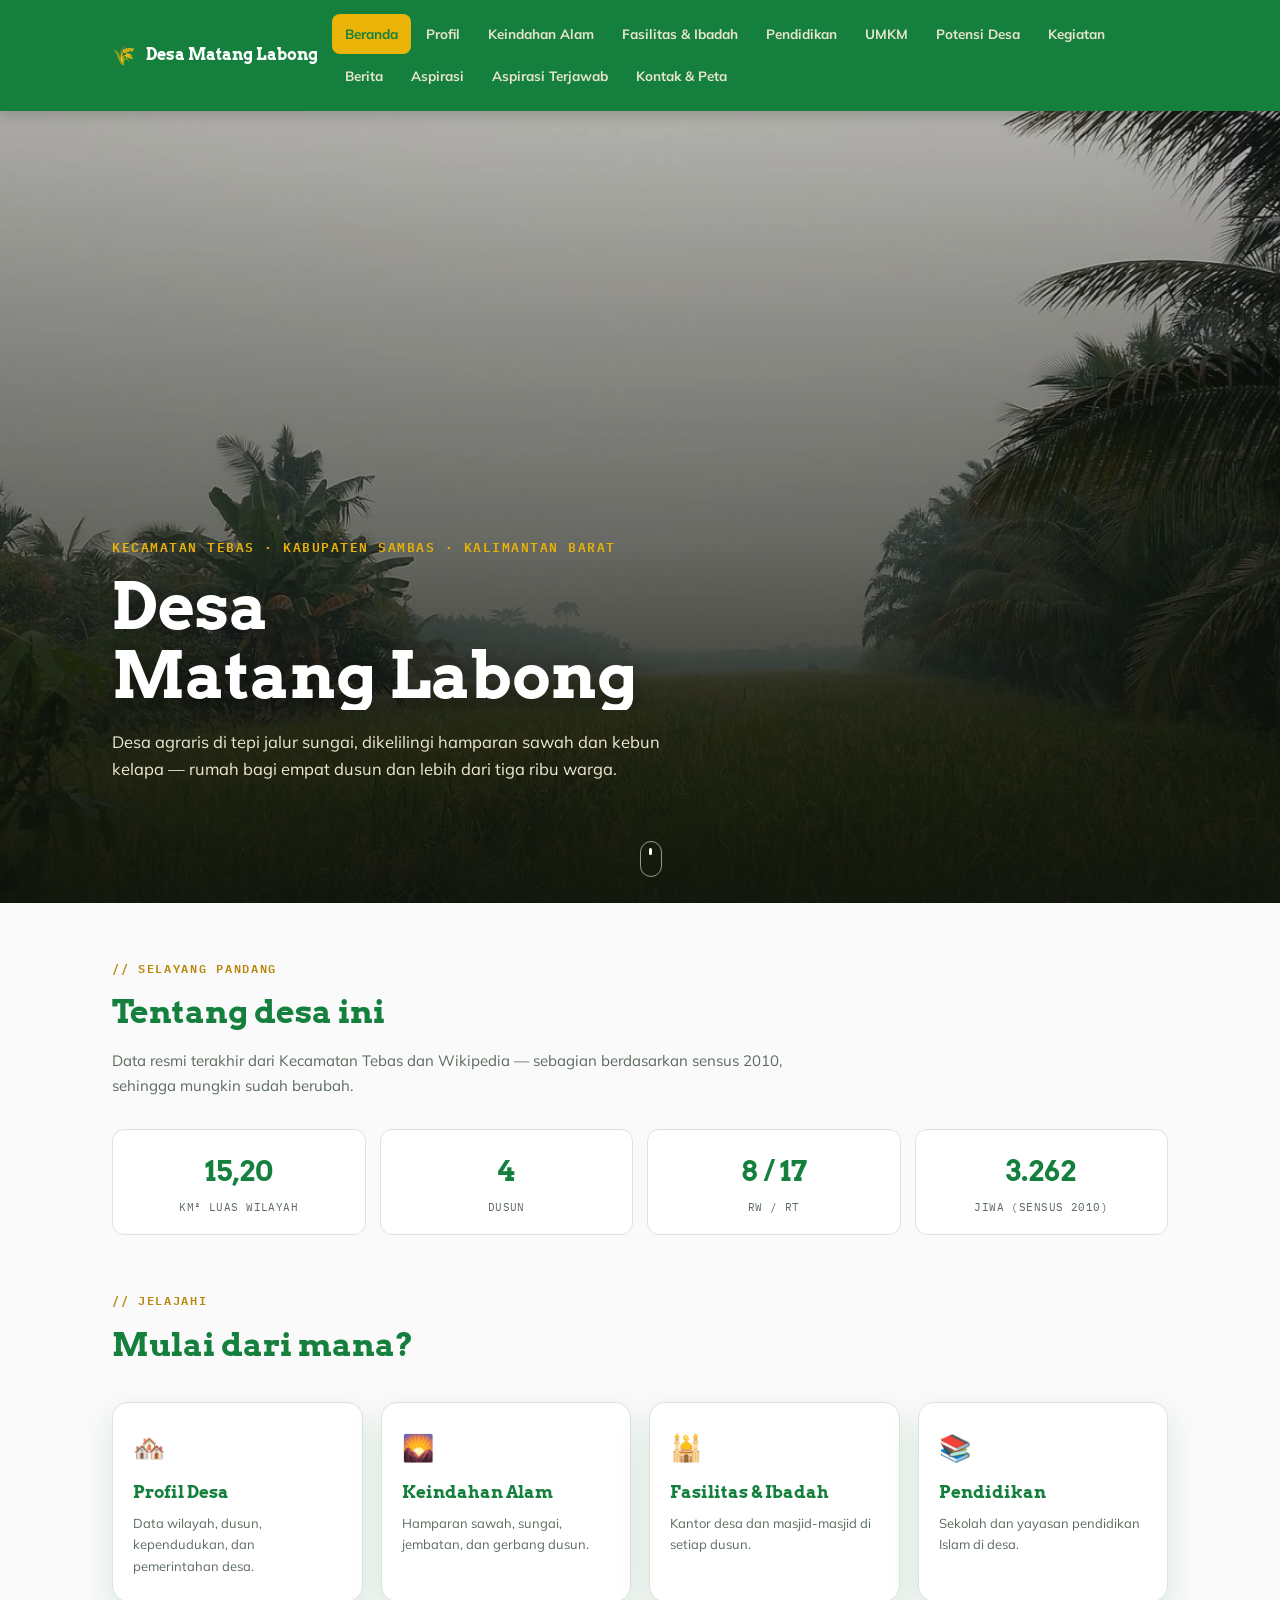
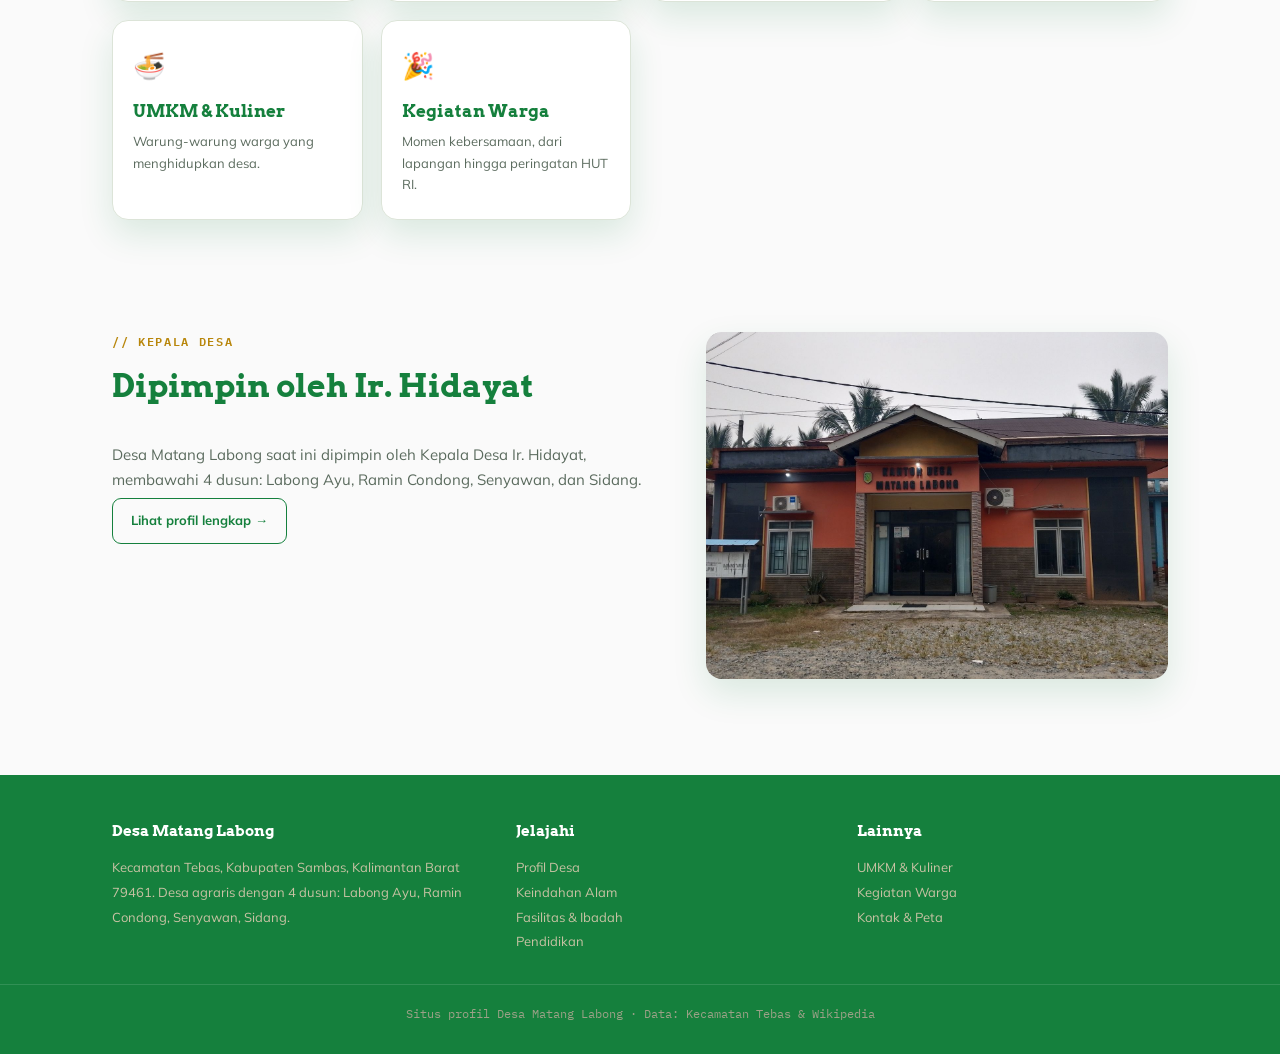
<file: index.html>
<!DOCTYPE html>
<html lang="id">
<head>
  <!-- Meta Tag Dasar -->
<meta charset="UTF-8">
<meta name="viewport" content="width=device-width, initial-scale=1.0">
<meta name="robots" content="index, follow">
<meta name="author" content="Pemerintah Desa Matang Labong">

<!-- Meta Tag Utama -->
<title>Website Resmi Desa Matang Labong | Informasi & Layanan Publik</title>
<meta name="description" content="Portal resmi Desa Matang Labong. Temukan informasi profil desa, potensi lokal, UMKM, berita terbaru, fasilitas umum, dan transparansi publik.">
<meta name="keywords" content="Desa Matang Labong, Profil Desa Matang Labong, UMKM Matang Labong, Wisata Matang Labong, Potensi Desa, Berita Desa">

<!-- Open Graph / Facebook / WhatsApp -->
<meta property="og:type" content="website">
<meta property="og:url" content="https://aanggaj80.github.io/WEB-matang-labong/">
<meta property="og:title" content="Website Resmi Desa Matang Labong">
<meta property="og:description" content="Portal informasi resmi Desa Matang Labong. Menampilkan profil, potensi UMKM, fasilitas, dan aspirasi warga.">
<meta property="og:image" content="https://aanggaj80.github.io/WEB-matang-labong/assets/masjid-almukminin.jpg">

<!-- Twitter Card -->
<meta name="twitter:card" content="summary_large_image">
<meta name="twitter:url" content="https://aanggaj80.github.io/WEB-matang-labong/">
<meta name="twitter:title" content="Website Resmi Desa Matang Labong">
<meta name="twitter:description" content="Portal informasi resmi Desa Matang Labong. Menampilkan profil, potensi UMKM, fasilitas, dan aspirasi warga.">
<meta name="twitter:image" content="https://aanggaj80.github.io/WEB-matang-labong/assets/masjid-almukminin.jpg">

<!-- Canonical Tag -->
<link rel="canonical" href="https://aanggaj80.github.io/WEB-matang-labong/">

<meta charset="UTF-8">
<meta name="viewport" content="width=device-width, initial-scale=1.0">
<title>Desa Matang Labong — Kecamatan Tebas, Kabupaten Sambas</title>
<meta name="description" content="Situs profil Desa Matang Labong, Kecamatan Tebas, Kabupaten Sambas, Kalimantan Barat: keindahan alam, fasilitas, pendidikan, UMKM, dan kegiatan warga.">
<link rel="preconnect" href="https://fonts.googleapis.com">
<link href="https://fonts.googleapis.com/css2?family=Arvo:wght@400;700&family=Mulish:wght@400;500;600;700;800&family=IBM+Plex+Mono:wght@400;500;600&display=swap" rel="stylesheet">
<link rel="stylesheet" href="assets/style.css">
</head>
<body>
<div class="bg-texture" aria-hidden="true"></div>

<header class="navbar">
  <div class="nav-inner">
    <div class="brand"><span class="leaf">🌾</span> Desa Matang Labong</div>
    <nav class="links" id="navLinks">
      <a href="index.html" class="active">Beranda</a>
      <a href="profil.html">Profil</a>
      <a href="keindahan.html">Keindahan Alam</a>
      <a href="fasilitas.html">Fasilitas &amp; Ibadah</a>
      <a href="pendidikan.html">Pendidikan</a>
      <a href="umkm.html">UMKM</a>
      <a href="potensi.html">Potensi Desa</a>
      <a href="kegiatan.html">Kegiatan</a>
      <a href="berita.html">Berita</a>
      <a href="aspirasi.html">Aspirasi</a>
      <a href="aspirasi-terjawab.html">Aspirasi Terjawab</a>
      <a href="kontak.html">Kontak &amp; Peta</a>
    </nav>
    <button class="menu-btn" id="menuBtn" aria-label="Buka menu">☰</button>
  </div>
</header>

<section class="hero">
  <div class="hero-bg" id="heroBg" style="background-image:url('assets/sawah.jpg');"></div>
  <div class="hero-inner">
    <div class="hero-kicker">Kecamatan Tebas · Kabupaten Sambas · Kalimantan Barat</div>
    <h1>
      <span class="line"><span>Desa</span></span>
      <span class="line"><span>Matang Labong</span></span>
    </h1>
    <p class="lead">Desa agraris di tepi jalur sungai, dikelilingi hamparan sawah dan kebun kelapa — rumah bagi empat dusun dan lebih dari tiga ribu warga.</p>
  </div>
  <div class="scroll-cue" aria-hidden="true"><div class="dot"></div></div>
</section>

<section>
  <div class="wrap reveal">
    <div class="section-head">
      <div class="eyebrow">// Selayang pandang</div>
      <h2 class="title">Tentang desa ini</h2>
      <p class="section-sub">Data resmi terakhir dari Kecamatan Tebas dan Wikipedia — sebagian berdasarkan sensus 2010, sehingga mungkin sudah berubah.</p>
    </div>
    <div class="stat-grid">
      <div class="stat-box"><div class="num">15,20</div><div class="lbl">km² luas wilayah</div></div>
      <div class="stat-box"><div class="num">4</div><div class="lbl">dusun</div></div>
      <div class="stat-box"><div class="num">8 / 17</div><div class="lbl">RW / RT</div></div>
      <div class="stat-box"><div class="num">3.262</div><div class="lbl">jiwa (sensus 2010)</div></div>
    </div>
  </div>
</section>

<section style="padding-top:0;">
  <div class="wrap reveal">
    <div class="section-head">
      <div class="eyebrow">// Jelajahi</div>
      <h2 class="title">Mulai dari mana?</h2>
    </div>
    <div class="quick-grid">
      <a class="quick-card" href="profil.html">
        <span class="ic">🏘️</span>
        <h3>Profil Desa</h3>
        <p>Data wilayah, dusun, kependudukan, dan pemerintahan desa.</p>
      </a>
      <a class="quick-card" href="keindahan.html">
        <span class="ic">🌄</span>
        <h3>Keindahan Alam</h3>
        <p>Hamparan sawah, sungai, jembatan, dan gerbang dusun.</p>
      </a>
      <a class="quick-card" href="fasilitas.html">
        <span class="ic">🕌</span>
        <h3>Fasilitas &amp; Ibadah</h3>
        <p>Kantor desa dan masjid-masjid di setiap dusun.</p>
      </a>
      <a class="quick-card" href="pendidikan.html">
        <span class="ic">📚</span>
        <h3>Pendidikan</h3>
        <p>Sekolah dan yayasan pendidikan Islam di desa.</p>
      </a>
      <a class="quick-card" href="umkm.html">
        <span class="ic">🍜</span>
        <h3>UMKM &amp; Kuliner</h3>
        <p>Warung-warung warga yang menghidupkan desa.</p>
      </a>
      <a class="quick-card" href="kegiatan.html">
        <span class="ic">🎉</span>
        <h3>Kegiatan Warga</h3>
        <p>Momen kebersamaan, dari lapangan hingga peringatan HUT RI.</p>
      </a>
    </div>
  </div>
</section>

<section>
  <div class="wrap reveal two-col">
    <div>
      <div class="section-head">
        <div class="eyebrow">// Kepala Desa</div>
        <h2 class="title">Dipimpin oleh Ir. Hidayat</h2>
      </div>
      <p style="color:var(--muted); font-size:15px;">Desa Matang Labong saat ini dipimpin oleh Kepala Desa Ir. Hidayat, membawahi 4 dusun: Labong Ayu, Ramin Condong, Senyawan, dan Sidang.</p>
      <a class="btn-outline" href="profil.html">Lihat profil lengkap →</a>
    </div>
    <img src="assets/kantor-desa.jpg" alt="Kantor Desa Matang Labong" style="border-radius:var(--radius); box-shadow:var(--shadow);">
  </div>
</section>

<footer>
  <div class="wrap footer-grid">
    <div>
      <h4>Desa Matang Labong</h4>
      <p>Kecamatan Tebas, Kabupaten Sambas, Kalimantan Barat 79461. Desa agraris dengan 4 dusun: Labong Ayu, Ramin Condong, Senyawan, Sidang.</p>
    </div>
    <div>
      <h4>Jelajahi</h4>
      <p><a href="profil.html">Profil Desa</a><br><a href="keindahan.html">Keindahan Alam</a><br><a href="fasilitas.html">Fasilitas &amp; Ibadah</a><br><a href="pendidikan.html">Pendidikan</a></p>
    </div>
    <div>
      <h4>Lainnya</h4>
      <p><a href="umkm.html">UMKM &amp; Kuliner</a><br><a href="kegiatan.html">Kegiatan Warga</a><br><a href="kontak.html">Kontak &amp; Peta</a></p>
    </div>
  </div>
  <div class="footer-bottom">Situs profil Desa Matang Labong · Data: Kecamatan Tebas &amp; Wikipedia</div>
</footer>

<script src="assets/main.js"></script>
</body>
</html>
</file>
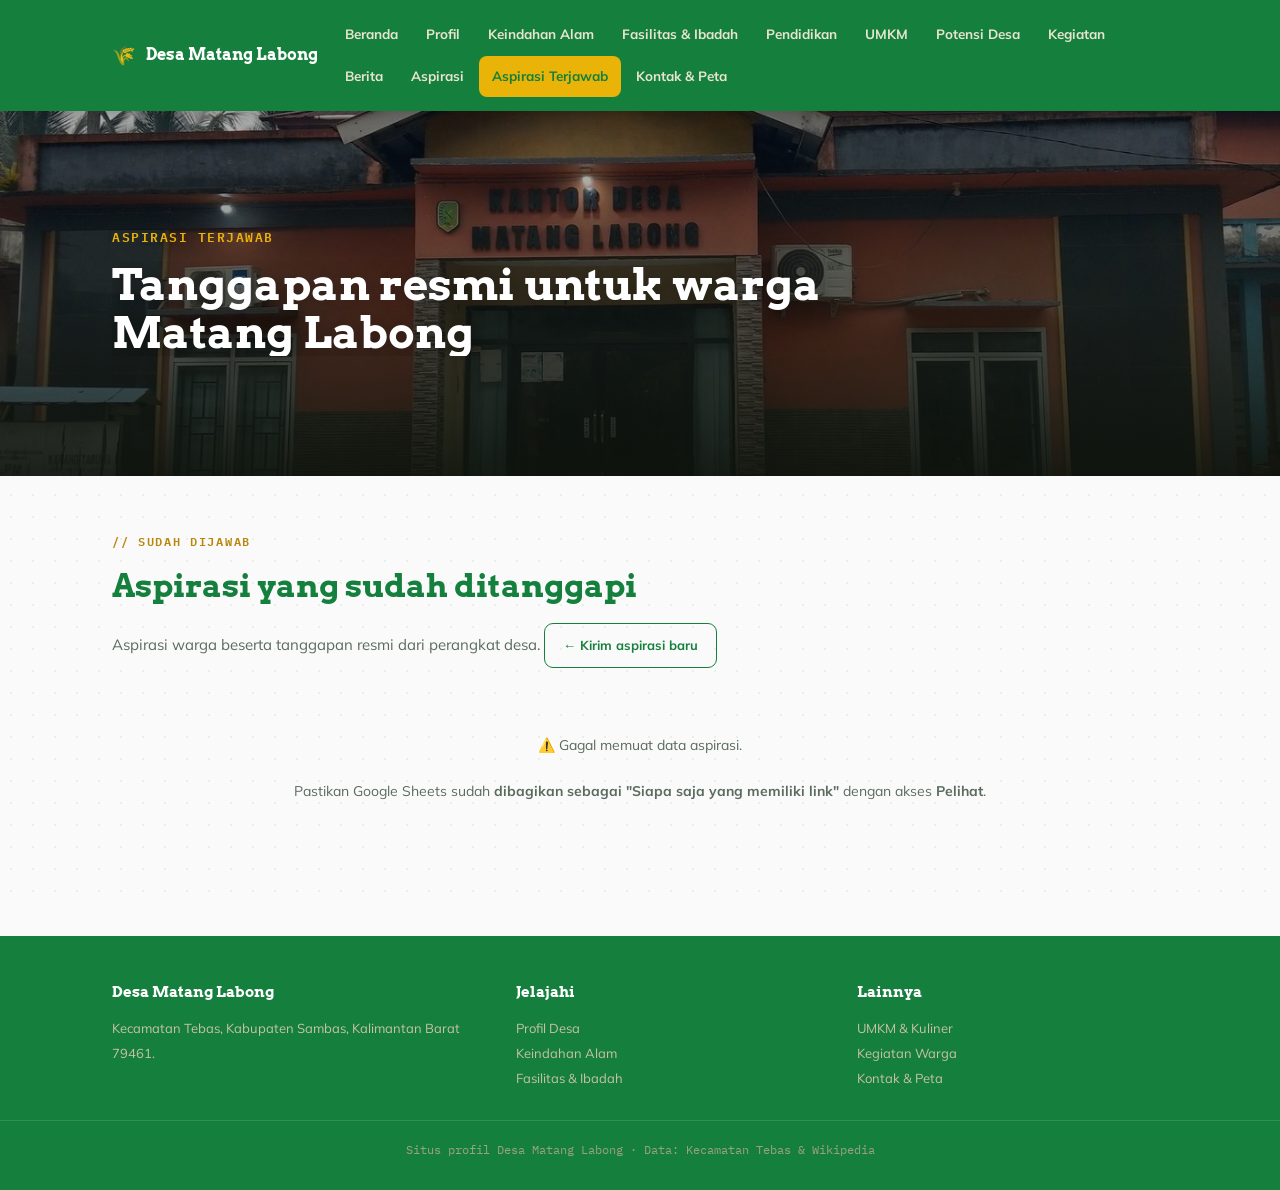
<file: aspirasi-terjawab.html>
<!DOCTYPE html>
<html lang="id">
<head>
  <!-- Meta Tag Dasar -->
<meta charset="UTF-8">
<meta name="viewport" content="width=device-width, initial-scale=1.0">
<meta name="robots" content="index, follow">
<meta name="author" content="Pemerintah Desa Matang Labong">

<!-- Meta Tag Utama -->
<title>Website Resmi Desa Matang Labong | Informasi & Layanan Publik</title>
<meta name="description" content="Portal resmi Desa Matang Labong. Temukan informasi profil desa, potensi lokal, UMKM, berita terbaru, fasilitas umum, dan transparansi publik.">
<meta name="keywords" content="Desa Matang Labong, Profil Desa Matang Labong, UMKM Matang Labong, Wisata Matang Labong, Potensi Desa, Berita Desa">

<!-- Open Graph / Facebook / WhatsApp -->
<meta property="og:type" content="website">
<meta property="og:url" content="https://aanggaj80.github.io/WEB-matang-labong/">
<meta property="og:title" content="Website Resmi Desa Matang Labong">
<meta property="og:description" content="Portal informasi resmi Desa Matang Labong. Menampilkan profil, potensi UMKM, fasilitas, dan aspirasi warga.">
<meta property="og:image" content="https://aanggaj80.github.io/WEB-matang-labong/assets/masjid-almukminin.jpg">

<!-- Twitter Card -->
<meta name="twitter:card" content="summary_large_image">
<meta name="twitter:url" content="https://aanggaj80.github.io/WEB-matang-labong/">
<meta name="twitter:title" content="Website Resmi Desa Matang Labong">
<meta name="twitter:description" content="Portal informasi resmi Desa Matang Labong. Menampilkan profil, potensi UMKM, fasilitas, dan aspirasi warga.">
<meta name="twitter:image" content="https://aanggaj80.github.io/WEB-matang-labong/assets/masjid-almukminin.jpg">

<!-- Canonical Tag -->
<link rel="canonical" href="https://aanggaj80.github.io/WEB-matang-labong/">
  
<meta charset="UTF-8">
<meta name="viewport" content="width=device-width, initial-scale=1.0">
<title>Aspirasi Terjawab — Desa Matang Labong</title>
<meta name="description" content="Aspirasi warga Desa Matang Labong yang sudah ditanggapi resmi oleh perangkat desa.">
<link rel="preconnect" href="https://fonts.googleapis.com">
<link href="https://fonts.googleapis.com/css2?family=Arvo:wght@400;700&family=Mulish:wght@400;500;600;700;800&family=IBM+Plex+Mono:wght@400;500;600&display=swap" rel="stylesheet">
<link rel="stylesheet" href="assets/style.css">
<style>
  .form-embed{
    width:100%; min-height:560px; border:1px solid var(--line); border-radius:var(--radius);
    overflow:hidden; box-shadow:var(--shadow); background:var(--surface);
  }
  .form-embed iframe{ width:100%; height:560px; border:0; display:block; }
  .aspirasi-card{
    background:var(--surface); border:1px solid var(--line); border-radius:var(--radius);
    padding:20px; box-shadow:var(--shadow); margin-bottom:16px;
    transition:transform .25s ease, box-shadow .25s ease;
  }
  .aspirasi-card:hover{ transform:translateY(-4px); box-shadow:0 18px 34px rgba(43,74,46,0.2); }
  .aspirasi-meta{ display:flex; gap:8px; align-items:center; flex-wrap:wrap; }
  .aspirasi-date{ font-family:var(--mono); font-size:11px; color:var(--rust); font-weight:600; text-transform:uppercase; }
  .aspirasi-cat{
    font-family:var(--mono); font-size:10px; font-weight:700; background:var(--paper-2); color:var(--green-deep);
    padding:3px 9px; border-radius:20px; text-transform:uppercase;
  }
  .aspirasi-name{ font-family:var(--display); font-size:16px; color:var(--green-deep); font-weight:700; margin-top:8px; }
  .aspirasi-body{ color:var(--muted); font-size:14px; margin-top:6px; white-space:pre-line; }
  .aspirasi-reply{
    margin-top:14px; padding:14px 16px; background:var(--paper-2); border-left:3px solid var(--gold);
    border-radius:0 10px 10px 0;
  }
  .aspirasi-reply-label{ font-family:var(--mono); font-size:10.5px; font-weight:700; color:var(--green-deep); text-transform:uppercase; letter-spacing:0.04em; }
  .aspirasi-reply-body{ color:var(--ink); font-size:13.5px; margin-top:6px; white-space:pre-line; }
  .status-pill{
    display:inline-block; font-family:var(--mono); font-size:10px; font-weight:700; text-transform:uppercase;
    padding:4px 10px; border-radius:20px; margin-bottom:14px;
  }
  .status-pill.waiting{ background:#FEF3C7; color:#92400E; }
  .status-pill.answered{ background:#DCFCE7; color:var(--green-deep); }
  .aspirasi-state{ text-align:center; padding:36px 20px; color:var(--muted); font-size:14px; }
  .aspirasi-state .spinner{
    width:26px; height:26px; border:3px solid var(--line); border-top-color:var(--rust);
    border-radius:50%; margin:0 auto 12px; animation:spin 0.8s linear infinite;
  }
  @keyframes spin{ to{ transform:rotate(360deg); } }
  @media (prefers-reduced-motion: reduce){ .aspirasi-state .spinner{ animation:none; } }
</style>
</head>
<body>
<div class="bg-texture" aria-hidden="true"></div>

<header class="navbar">
  <div class="nav-inner">
    <div class="brand"><span class="leaf">🌾</span> Desa Matang Labong</div>
    <nav class="links" id="navLinks">
      <a href="index.html">Beranda</a>
      <a href="profil.html">Profil</a>
      <a href="keindahan.html">Keindahan Alam</a>
      <a href="fasilitas.html">Fasilitas &amp; Ibadah</a>
      <a href="pendidikan.html">Pendidikan</a>
      <a href="umkm.html">UMKM</a>
      <a href="potensi.html">Potensi Desa</a>
      <a href="kegiatan.html">Kegiatan</a>
      <a href="berita.html">Berita</a>
      <a href="aspirasi.html">Aspirasi</a>
      <a href="aspirasi-terjawab.html" class="active">Aspirasi Terjawab</a>
      <a href="kontak.html">Kontak &amp; Peta</a>
    </nav>
    <button class="menu-btn" id="menuBtn" aria-label="Buka menu">☰</button>
  </div>
</header>

<section class="hero small" style="background-image:url('assets/kantor-desa.jpg');">
  <div class="hero-inner">
    <div class="hero-kicker">Aspirasi Terjawab</div>
    <h1>Tanggapan resmi untuk warga Matang Labong</h1>
  </div>
</section>

<section>
  <div class="wrap reveal">
    <div class="section-head">
      <div class="eyebrow">// Sudah dijawab</div>
      <h2 class="title">Aspirasi yang sudah ditanggapi</h2>
      <p class="section-sub">Aspirasi warga beserta tanggapan resmi dari perangkat desa. <a href="aspirasi.html" class="btn-outline" style="margin-top:0;">← Kirim aspirasi baru</a></p>
    </div>

    <div id="aspirasiTerjawabList">
      <div class="aspirasi-state">
        <div class="spinner"></div>
        Memuat aspirasi...
      </div>
    </div>
  </div>
</section>

<footer>
  <div class="wrap footer-grid">
    <div>
      <h4>Desa Matang Labong</h4>
      <p>Kecamatan Tebas, Kabupaten Sambas, Kalimantan Barat 79461.</p>
    </div>
    <div>
      <h4>Jelajahi</h4>
      <p><a href="profil.html">Profil Desa</a><br><a href="keindahan.html">Keindahan Alam</a><br><a href="fasilitas.html">Fasilitas &amp; Ibadah</a></p>
    </div>
    <div>
      <h4>Lainnya</h4>
      <p><a href="umkm.html">UMKM &amp; Kuliner</a><br><a href="kegiatan.html">Kegiatan Warga</a><br><a href="kontak.html">Kontak &amp; Peta</a></p>
    </div>
  </div>
  <div class="footer-bottom">Situs profil Desa Matang Labong · Data: Kecamatan Tebas &amp; Wikipedia</div>
</footer>

<script src="assets/main.js"></script>
<script src="assets/aspirasi.js"></script>
</body>
</html>
</file>
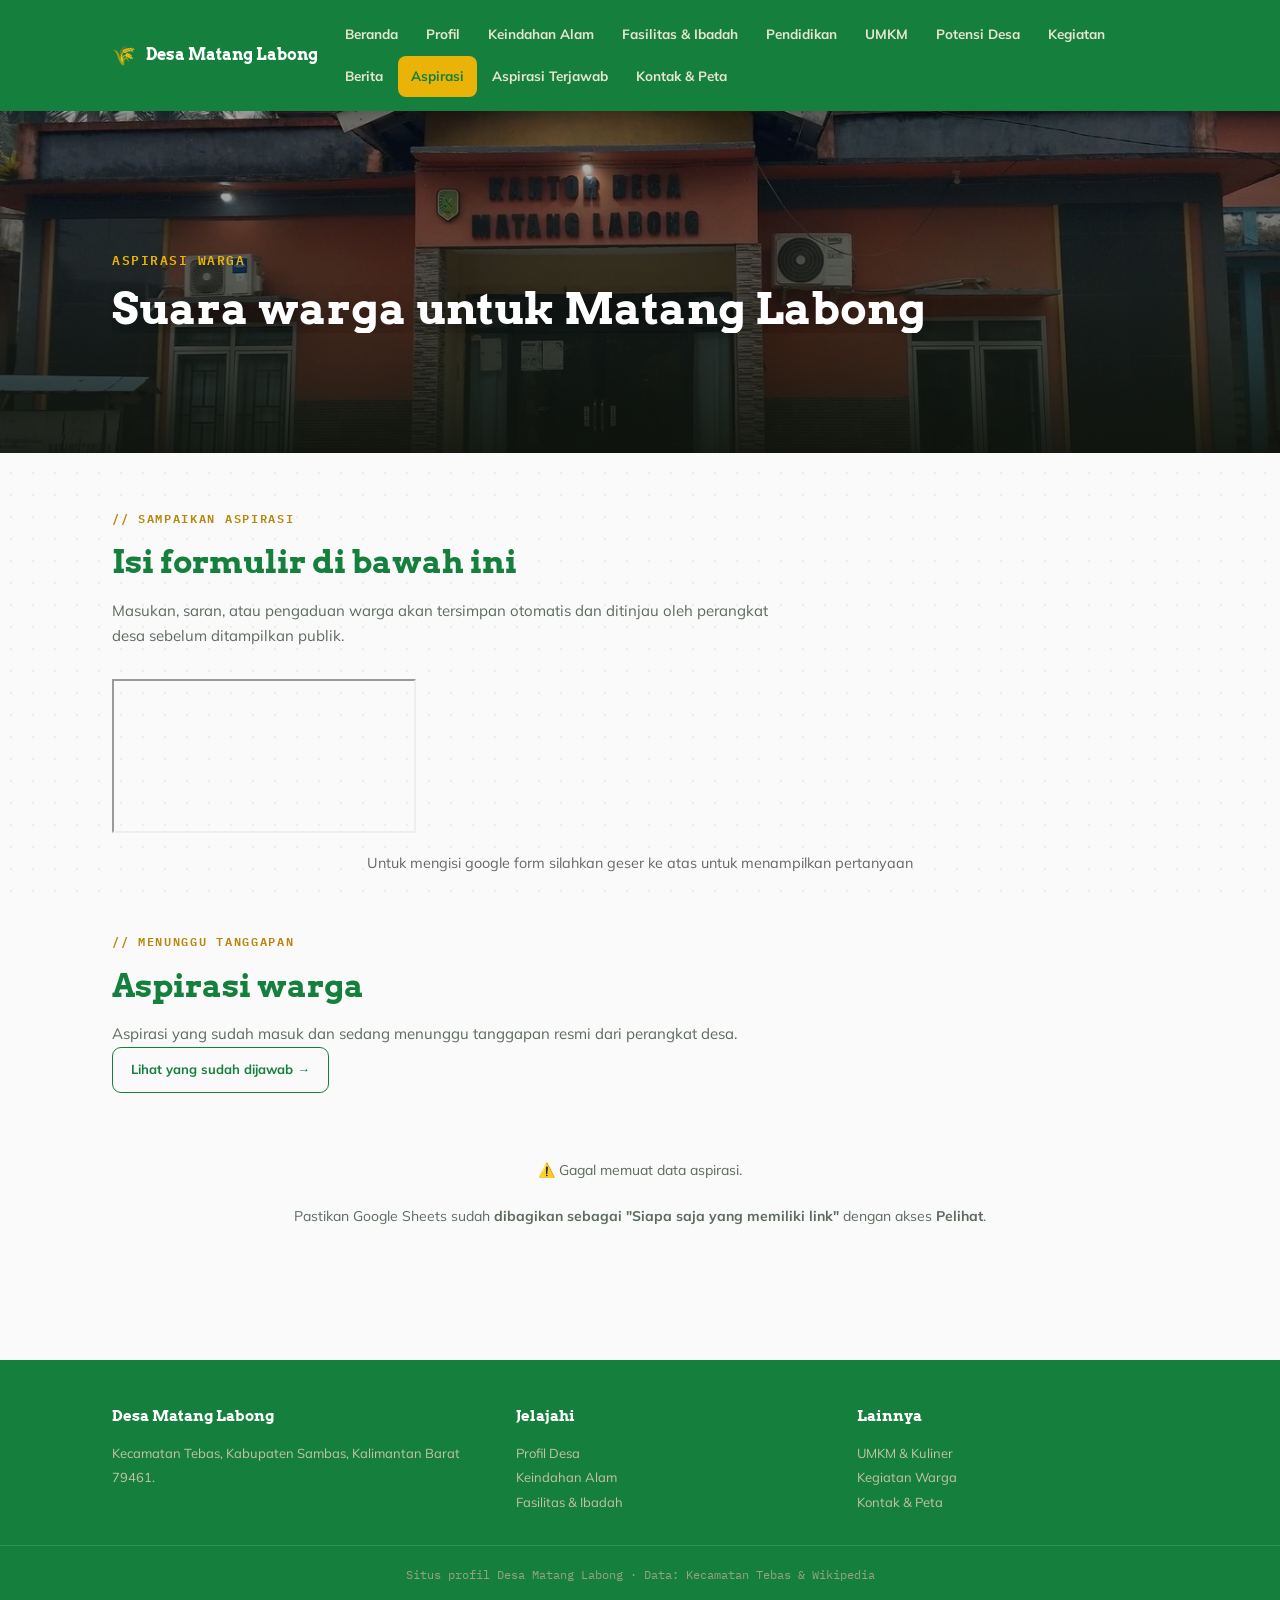
<file: aspirasi.html>
<!DOCTYPE html>
<html lang="id">
<head>
  <!-- Meta Tag Dasar -->
<meta charset="UTF-8">
<meta name="viewport" content="width=device-width, initial-scale=1.0">
<meta name="robots" content="index, follow">
<meta name="author" content="Pemerintah Desa Matang Labong">

<!-- Meta Tag Utama -->
<title>Website Resmi Desa Matang Labong | Informasi & Layanan Publik</title>
<meta name="description" content="Portal resmi Desa Matang Labong. Temukan informasi profil desa, potensi lokal, UMKM, berita terbaru, fasilitas umum, dan transparansi publik.">
<meta name="keywords" content="Desa Matang Labong, Profil Desa Matang Labong, UMKM Matang Labong, Wisata Matang Labong, Potensi Desa, Berita Desa">

<!-- Open Graph / Facebook / WhatsApp -->
<meta property="og:type" content="website">
<meta property="og:url" content="https://aanggaj80.github.io/WEB-matang-labong/">
<meta property="og:title" content="Website Resmi Desa Matang Labong">
<meta property="og:description" content="Portal informasi resmi Desa Matang Labong. Menampilkan profil, potensi UMKM, fasilitas, dan aspirasi warga.">
<meta property="og:image" content="https://aanggaj80.github.io/WEB-matang-labong/assets/masjid-almukminin.jpg">

<!-- Twitter Card -->
<meta name="twitter:card" content="summary_large_image">
<meta name="twitter:url" content="https://aanggaj80.github.io/WEB-matang-labong/">
<meta name="twitter:title" content="Website Resmi Desa Matang Labong">
<meta name="twitter:description" content="Portal informasi resmi Desa Matang Labong. Menampilkan profil, potensi UMKM, fasilitas, dan aspirasi warga.">
<meta name="twitter:image" content="https://aanggaj80.github.io/WEB-matang-labong/assets/masjid-almukminin.jpg">

<!-- Canonical Tag -->
<link rel="canonical" href="https://aanggaj80.github.io/WEB-matang-labong/">

<meta charset="UTF-8">
<meta name="viewport" content="width=device-width, initial-scale=1.0">
<title>Aspirasi Warga — Desa Matang Labong</title>
<meta name="description" content="Sampaikan aspirasi, masukan, atau pengaduan untuk Desa Matang Labong.">
<link rel="preconnect" href="https://fonts.googleapis.com">
<link href="https://fonts.googleapis.com/css2?family=Arvo:wght@400;700&family=Mulish:wght@400;500;600;700;800&family=IBM+Plex+Mono:wght@400;500;600&display=swap" rel="stylesheet">
<link rel="stylesheet" href="assets/style.css">
<style>
  .form-embed{
    width:100%; min-height:560px; border:1px solid var(--line); border-radius:var(--radius);
    overflow:hidden; box-shadow:var(--shadow); background:var(--surface);
  }
  .form-embed iframe{ width:100%; height:560px; border:0; display:block; }
  .aspirasi-card{
    background:var(--surface); border:1px solid var(--line); border-radius:var(--radius);
    padding:20px; box-shadow:var(--shadow); margin-bottom:16px;
    transition:transform .25s ease, box-shadow .25s ease;
  }
  .aspirasi-card:hover{ transform:translateY(-4px); box-shadow:0 18px 34px rgba(43,74,46,0.2); }
  .aspirasi-meta{ display:flex; gap:8px; align-items:center; flex-wrap:wrap; }
  .aspirasi-date{ font-family:var(--mono); font-size:11px; color:var(--rust); font-weight:600; text-transform:uppercase; }
  .aspirasi-cat{
    font-family:var(--mono); font-size:10px; font-weight:700; background:var(--paper-2); color:var(--green-deep);
    padding:3px 9px; border-radius:20px; text-transform:uppercase;
  }
  .aspirasi-name{ font-family:var(--display); font-size:16px; color:var(--green-deep); font-weight:700; margin-top:8px; }
  .aspirasi-body{ color:var(--muted); font-size:14px; margin-top:6px; white-space:pre-line; }
  .aspirasi-reply{
    margin-top:14px; padding:14px 16px; background:var(--paper-2); border-left:3px solid var(--gold);
    border-radius:0 10px 10px 0;
  }
  .aspirasi-reply-label{ font-family:var(--mono); font-size:10.5px; font-weight:700; color:var(--green-deep); text-transform:uppercase; letter-spacing:0.04em; }
  .aspirasi-reply-body{ color:var(--ink); font-size:13.5px; margin-top:6px; white-space:pre-line; }
  .status-pill{
    display:inline-block; font-family:var(--mono); font-size:10px; font-weight:700; text-transform:uppercase;
    padding:4px 10px; border-radius:20px; margin-bottom:14px;
  }
  .status-pill.waiting{ background:#FEF3C7; color:#92400E; }
  .status-pill.answered{ background:#DCFCE7; color:var(--green-deep); }
  .aspirasi-state{ text-align:center; padding:36px 20px; color:var(--muted); font-size:14px; }
  .aspirasi-state .spinner{
    width:26px; height:26px; border:3px solid var(--line); border-top-color:var(--rust);
    border-radius:50%; margin:0 auto 12px; animation:spin 0.8s linear infinite;
  }
  @keyframes spin{ to{ transform:rotate(360deg); } }
  @media (prefers-reduced-motion: reduce){ .aspirasi-state .spinner{ animation:none; } }
</style>
</head>
<body>
<div class="bg-texture" aria-hidden="true"></div>

<header class="navbar">
  <div class="nav-inner">
    <div class="brand"><span class="leaf">🌾</span> Desa Matang Labong</div>
    <nav class="links" id="navLinks">
      <a href="index.html">Beranda</a>
      <a href="profil.html">Profil</a>
      <a href="keindahan.html">Keindahan Alam</a>
      <a href="fasilitas.html">Fasilitas &amp; Ibadah</a>
      <a href="pendidikan.html">Pendidikan</a>
      <a href="umkm.html">UMKM</a>
      <a href="potensi.html">Potensi Desa</a>
      <a href="kegiatan.html">Kegiatan</a>
      <a href="berita.html">Berita</a>
      <a href="aspirasi.html" class="active">Aspirasi</a>
      <a href="aspirasi-terjawab.html">Aspirasi Terjawab</a>
      <a href="kontak.html">Kontak &amp; Peta</a>
    </nav>
    <button class="menu-btn" id="menuBtn" aria-label="Buka menu">☰</button>
  </div>
</header>

<section class="hero small" style="background-image:url('assets/kantor-desa.jpg');">
  <div class="hero-inner">
    <div class="hero-kicker">Aspirasi Warga</div>
    <h1>Suara warga untuk Matang Labong</h1>
  </div>
</section>

<section>
  <div class="wrap reveal">
    <div class="section-head">
      <div class="eyebrow">// Sampaikan aspirasi</div>
      <h2 class="title">Isi formulir di bawah ini</h2>
      <p class="section-sub">Masukan, saran, atau pengaduan warga akan tersimpan otomatis dan ditinjau oleh perangkat desa sebelum ditampilkan publik.</p>
    </div>

    <iframe src="https://docs.google.com/forms/d/e/1FAIpQLSdUXALYdIt1lFlm7Z1Nwyd97mRfHT2_cnB8PDtXYkyxDxglxw/viewform?usp=dialog?embedded=true"></iframe>
      <p style="text-align: center; margin-top: 12px; font-size: 0.9em; color: #666;">
      Untuk mengisi google form silahkan geser ke atas untuk menampilkan pertanyaan
    </p>

    </div>
  </div>
</section>

<section style="padding-top:0;">
  <div class="wrap reveal">
    <div class="section-head">
      <div class="eyebrow">// Menunggu tanggapan</div>
      <h2 class="title">Aspirasi warga</h2>
      <p class="section-sub">Aspirasi yang sudah masuk dan sedang menunggu tanggapan resmi dari perangkat desa. <a href="aspirasi-terjawab.html" class="btn-outline" style="margin-top:0;">Lihat yang sudah dijawab →</a></p>
    </div>

    <div id="aspirasiList">
      <div class="aspirasi-state">
        <div class="spinner"></div>
        Memuat aspirasi...
      </div>
    </div>
  </div>
</section>

<footer>
  <div class="wrap footer-grid">
    <div>
      <h4>Desa Matang Labong</h4>
      <p>Kecamatan Tebas, Kabupaten Sambas, Kalimantan Barat 79461.</p>
    </div>
    <div>
      <h4>Jelajahi</h4>
      <p><a href="profil.html">Profil Desa</a><br><a href="keindahan.html">Keindahan Alam</a><br><a href="fasilitas.html">Fasilitas &amp; Ibadah</a></p>
    </div>
    <div>
      <h4>Lainnya</h4>
      <p><a href="umkm.html">UMKM &amp; Kuliner</a><br><a href="kegiatan.html">Kegiatan Warga</a><br><a href="kontak.html">Kontak &amp; Peta</a></p>
    </div>
  </div>
  <div class="footer-bottom">Situs profil Desa Matang Labong · Data: Kecamatan Tebas &amp; Wikipedia</div>
</footer>

<script src="assets/main.js"></script>
<script src="assets/aspirasi.js"></script>
</body>
</html>
</file>
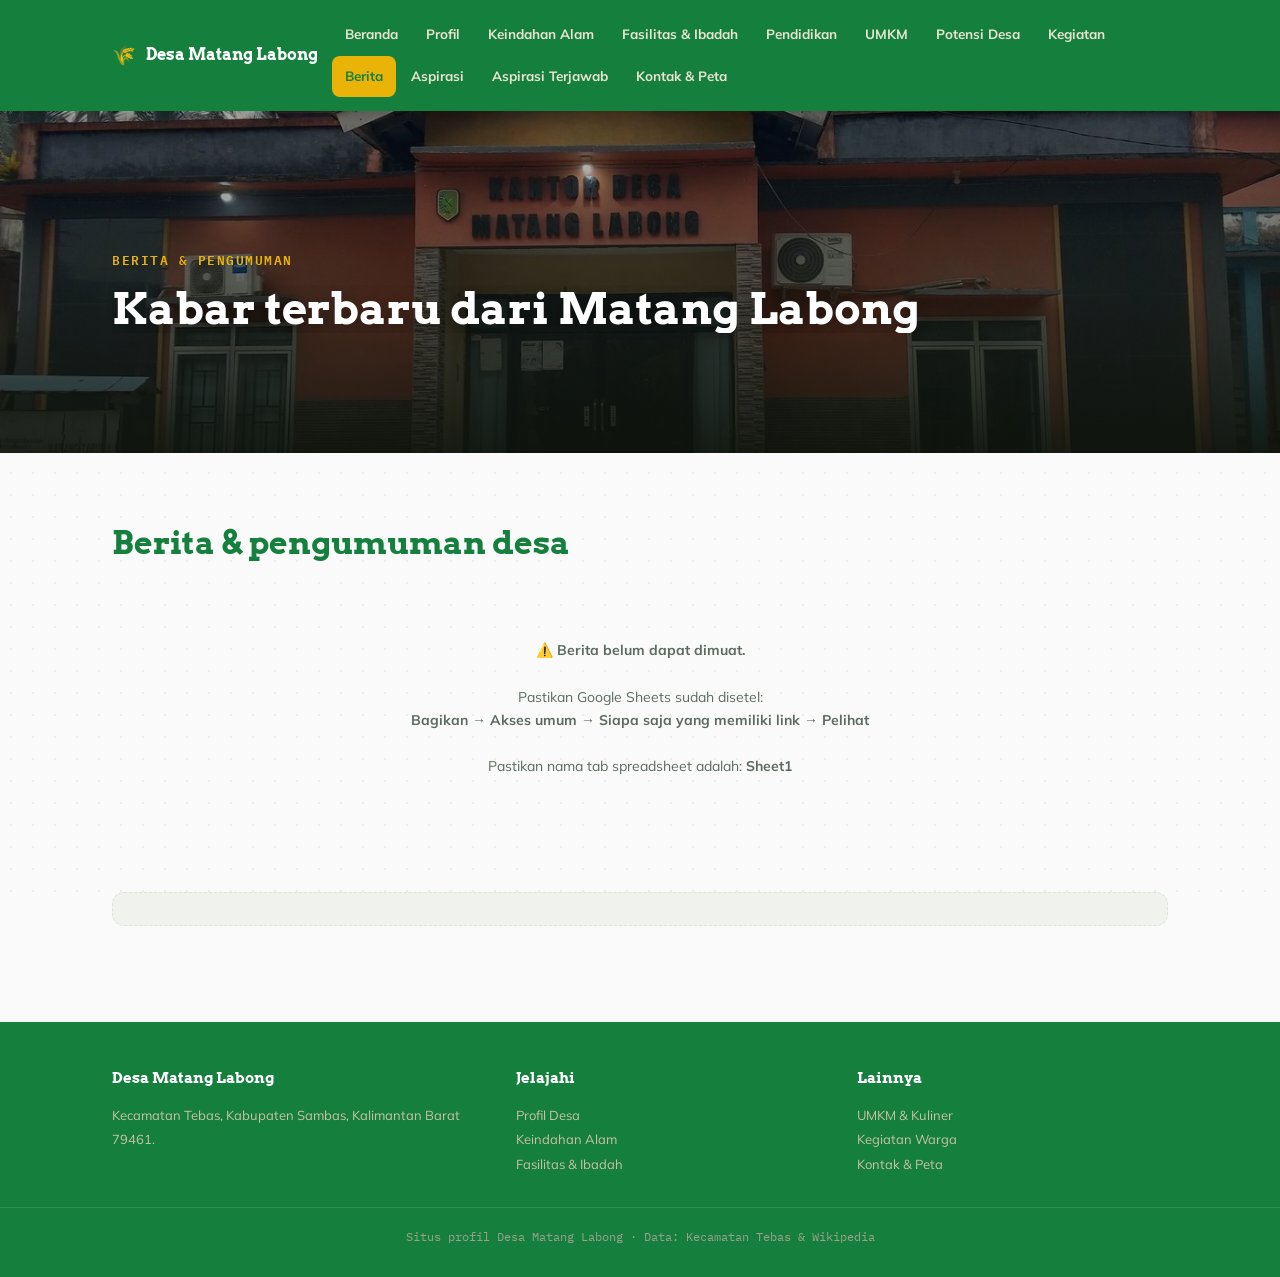
<file: berita.html>
<!DOCTYPE html>
<html lang="id">
<head>
  <!-- Meta Tag Dasar -->
<meta charset="UTF-8">
<meta name="viewport" content="width=device-width, initial-scale=1.0">
<meta name="robots" content="index, follow">
<meta name="author" content="Pemerintah Desa Matang Labong">

<!-- Meta Tag Utama -->
<title>Website Resmi Desa Matang Labong | Informasi & Layanan Publik</title>
<meta name="description" content="Portal resmi Desa Matang Labong. Temukan informasi profil desa, potensi lokal, UMKM, berita terbaru, fasilitas umum, dan transparansi publik.">
<meta name="keywords" content="Desa Matang Labong, Profil Desa Matang Labong, UMKM Matang Labong, Wisata Matang Labong, Potensi Desa, Berita Desa">

<!-- Open Graph / Facebook / WhatsApp -->
<meta property="og:type" content="website">
<meta property="og:url" content="https://aanggaj80.github.io/WEB-matang-labong/">
<meta property="og:title" content="Website Resmi Desa Matang Labong">
<meta property="og:description" content="Portal informasi resmi Desa Matang Labong. Menampilkan profil, potensi UMKM, fasilitas, dan aspirasi warga.">
<meta property="og:image" content="https://aanggaj80.github.io/WEB-matang-labong/assets/masjid-almukminin.jpg">

<!-- Twitter Card -->
<meta name="twitter:card" content="summary_large_image">
<meta name="twitter:url" content="https://aanggaj80.github.io/WEB-matang-labong/">
<meta name="twitter:title" content="Website Resmi Desa Matang Labong">
<meta name="twitter:description" content="Portal informasi resmi Desa Matang Labong. Menampilkan profil, potensi UMKM, fasilitas, dan aspirasi warga.">
<meta name="twitter:image" content="https://aanggaj80.github.io/WEB-matang-labong/assets/masjid-almukminin.jpg">

<!-- Canonical Tag -->
<link rel="canonical" href="https://aanggaj80.github.io/WEB-matang-labong/">

<meta charset="UTF-8">
<meta name="viewport" content="width=device-width, initial-scale=1.0">
<title>Berita &amp; Pengumuman — Desa Matang Labong</title>
<meta name="description" content="Berita dan pengumuman terbaru Desa Matang Labong, diperbarui langsung dari Google Sheets.">
<link rel="preconnect" href="https://fonts.googleapis.com">
<link href="https://fonts.googleapis.com/css2?family=Arvo:wght@400;700&family=Mulish:wght@400;500;600;700;800&family=IBM+Plex+Mono:wght@400;500;600&display=swap" rel="stylesheet">
<link rel="stylesheet" href="assets/style.css">
<style>
  .news-card{
    background:var(--surface); border:1px solid var(--line); border-radius:var(--radius);
    padding:22px; box-shadow:var(--shadow); margin-bottom:16px;
    transition:transform .25s ease, box-shadow .25s ease;
  }
  .news-card:hover{ transform:translateY(-4px); box-shadow:0 18px 34px rgba(43,74,46,0.2); }
  .news-date{ font-family:var(--mono); font-size:11.5px; color:var(--rust); font-weight:600; text-transform:uppercase; letter-spacing:0.04em; }
  .news-cat{
    display:inline-block; font-family:var(--mono); font-size:10px; font-weight:700;
    background:var(--paper-2); color:var(--green-deep); padding:3px 9px; border-radius:20px;
    margin-left:8px; text-transform:uppercase;
  }
  .news-title{ font-family:var(--display); font-size:19px; color:var(--green-deep); font-weight:700; margin-top:8px; }
  .news-body{ color:var(--muted); font-size:14px; margin-top:8px; white-space:pre-line; }
  .news-state{ text-align:center; padding:40px 20px; color:var(--muted); font-size:14px; }
  .news-state .spinner{
    width:28px; height:28px; border:3px solid var(--line); border-top-color:var(--rust);
    border-radius:50%; margin:0 auto 14px; animation:spin 0.8s linear infinite;
  }
  @keyframes spin{ to{ transform:rotate(360deg); } }
  @media (prefers-reduced-motion: reduce){ .news-state .spinner{ animation:none; } }
</style>
</head>
<body>
<div class="bg-texture" aria-hidden="true"></div>

<header class="navbar">
  <div class="nav-inner">
    <div class="brand"><span class="leaf">🌾</span> Desa Matang Labong</div>
    <nav class="links" id="navLinks">
      <a href="index.html">Beranda</a>
      <a href="profil.html">Profil</a>
      <a href="keindahan.html">Keindahan Alam</a>
      <a href="fasilitas.html">Fasilitas &amp; Ibadah</a>
      <a href="pendidikan.html">Pendidikan</a>
      <a href="umkm.html">UMKM</a>
      <a href="potensi.html">Potensi Desa</a>
      <a href="kegiatan.html">Kegiatan</a>
      <a href="berita.html" class="active">Berita</a>
      <a href="aspirasi.html">Aspirasi</a>
      <a href="aspirasi-terjawab.html">Aspirasi Terjawab</a>
      <a href="kontak.html">Kontak &amp; Peta</a>
    </nav>
    <button class="menu-btn" id="menuBtn" aria-label="Buka menu">☰</button>
  </div>
</header>

<section class="hero small" style="background-image:url('assets/kantor-desa.jpg');">
  <div class="hero-inner">
    <div class="hero-kicker">Berita &amp; Pengumuman</div>
    <h1>Kabar terbaru dari Matang Labong</h1>
  </div>
</section>

<section>
  <div class="wrap reveal">
    <div class="section-head">
      <div class="eyebrow"></div>
      <h2 class="title">Berita &amp; pengumuman desa</h2>
      
    </div>

    <div id="newsList">
      <div class="news-state">
        <div class="spinner"></div>
        Memuat berita terbaru...
      </div>
    </div>
  </div>
</section>

<section style="padding-top:0;">
  <div class="wrap reveal">
    <div class="note-box">
      
    </div>
  </div>
</section>

<footer>
  <div class="wrap footer-grid">
    <div>
      <h4>Desa Matang Labong</h4>
      <p>Kecamatan Tebas, Kabupaten Sambas, Kalimantan Barat 79461.</p>
    </div>
    <div>
      <h4>Jelajahi</h4>
      <p><a href="profil.html">Profil Desa</a><br><a href="keindahan.html">Keindahan Alam</a><br><a href="fasilitas.html">Fasilitas &amp; Ibadah</a></p>
    </div>
    <div>
      <h4>Lainnya</h4>
      <p><a href="umkm.html">UMKM &amp; Kuliner</a><br><a href="kegiatan.html">Kegiatan Warga</a><br><a href="kontak.html">Kontak &amp; Peta</a></p>
    </div>
  </div>
  <div class="footer-bottom">Situs profil Desa Matang Labong · Data: Kecamatan Tebas &amp; Wikipedia</div>
</footer>

<script src="assets/main.js"></script>
<script src="assets/berita.js"></script>
</body>
</html>
</file>
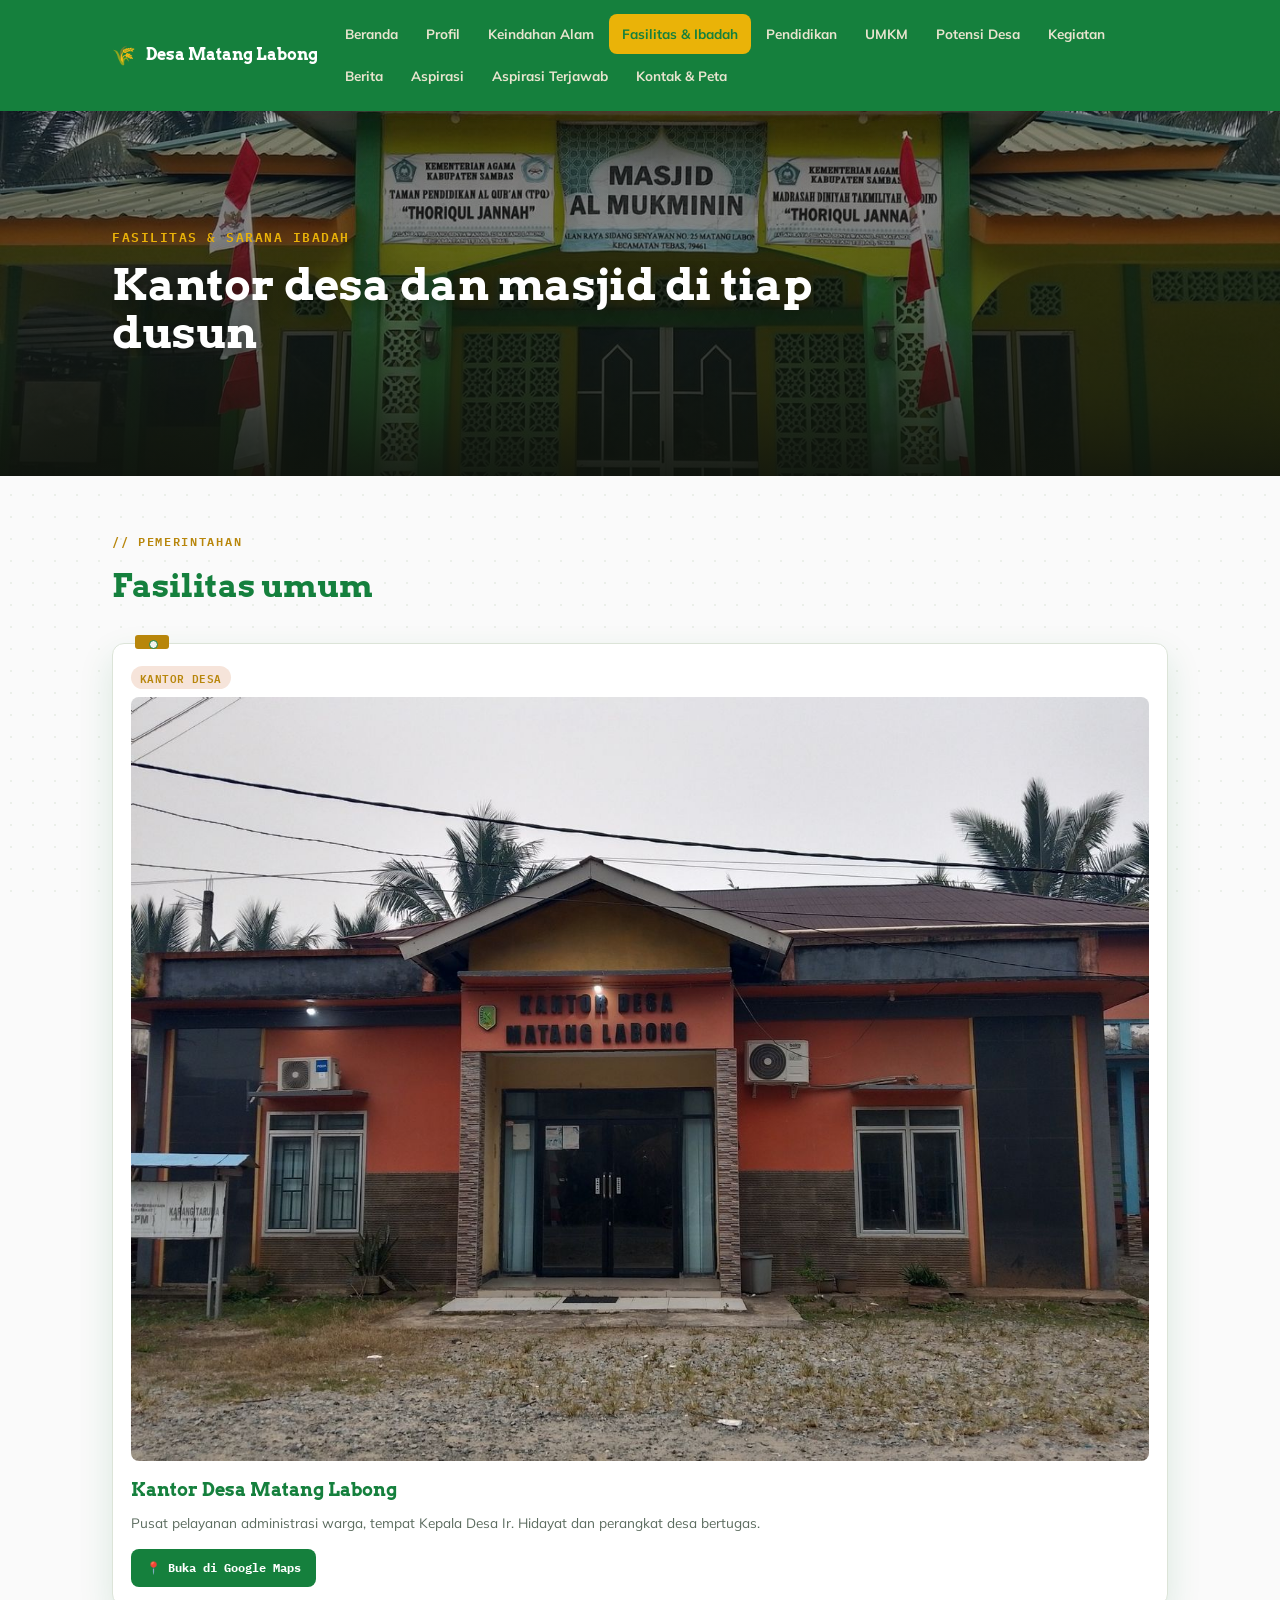
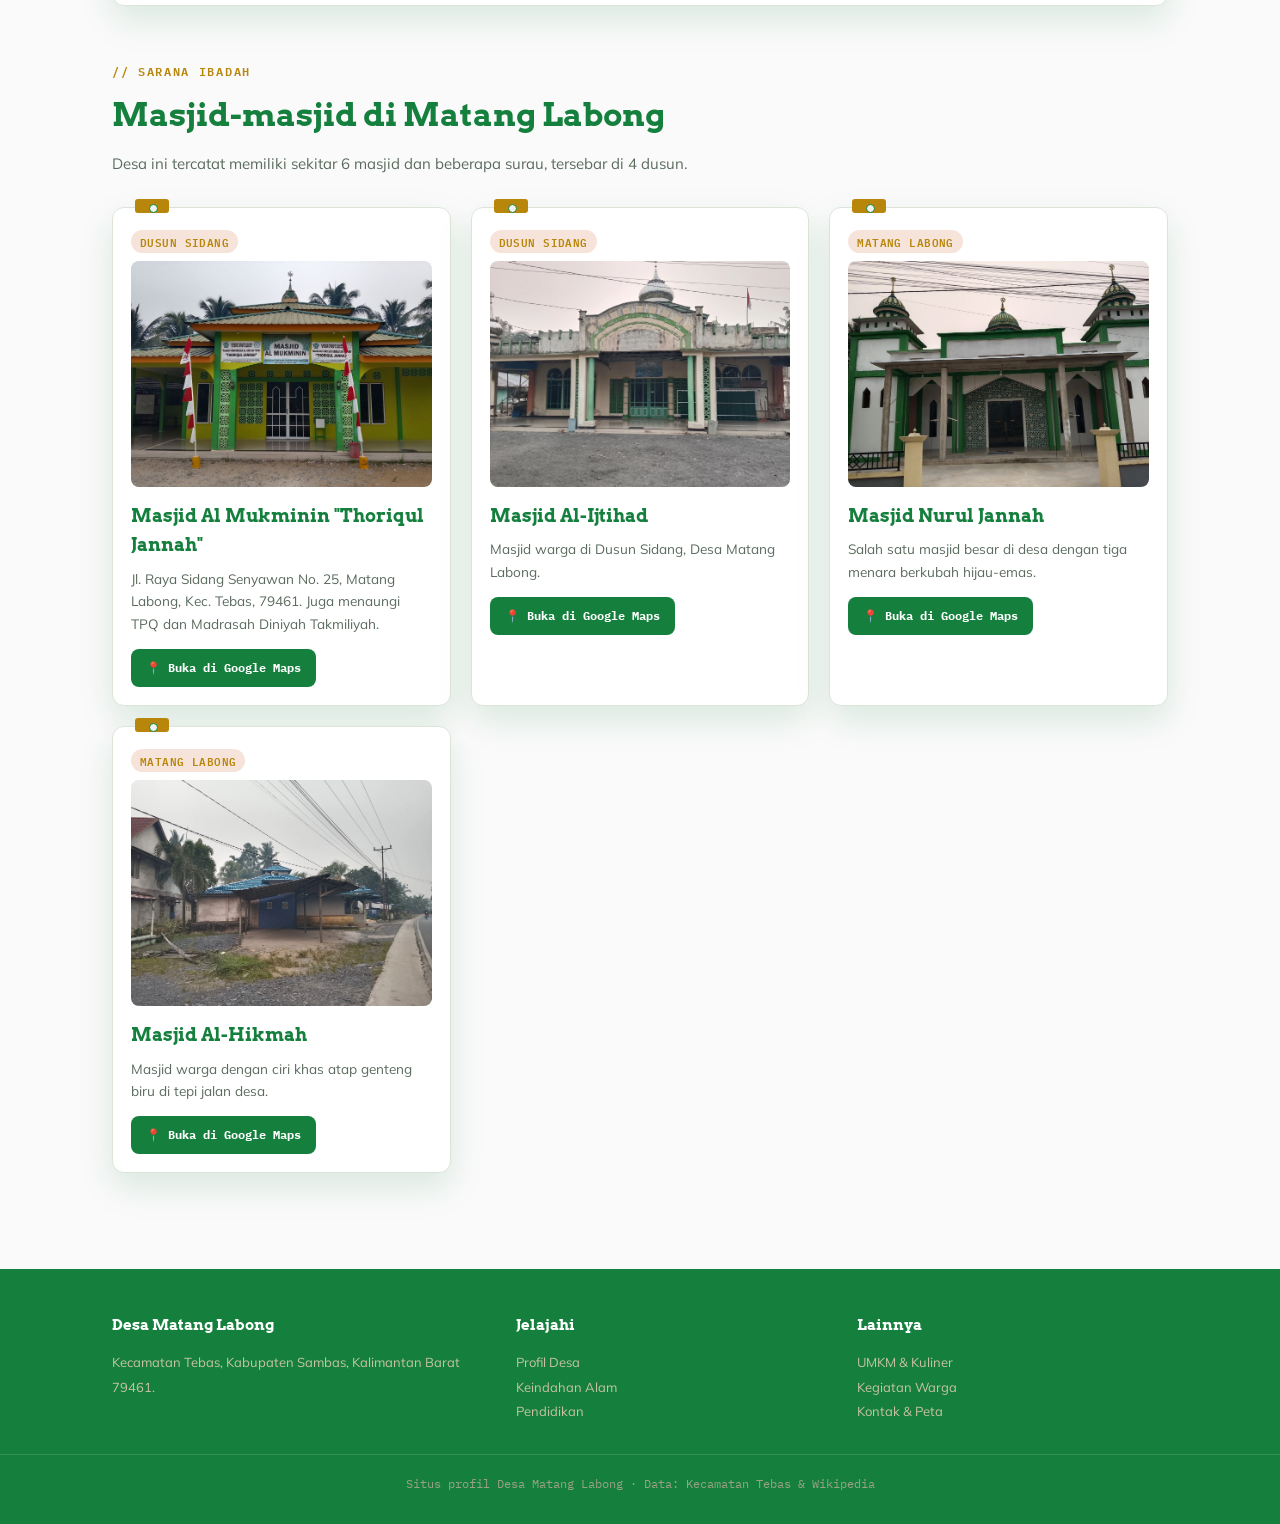
<file: fasilitas.html>
<!DOCTYPE html>
<html lang="id">
<head>
  <!-- Meta Tag Dasar -->
<meta charset="UTF-8">
<meta name="viewport" content="width=device-width, initial-scale=1.0">
<meta name="robots" content="index, follow">
<meta name="author" content="Pemerintah Desa Matang Labong">

<!-- Meta Tag Utama -->
<title>Website Resmi Desa Matang Labong | Informasi & Layanan Publik</title>
<meta name="description" content="Portal resmi Desa Matang Labong. Temukan informasi profil desa, potensi lokal, UMKM, berita terbaru, fasilitas umum, dan transparansi publik.">
<meta name="keywords" content="Desa Matang Labong, Profil Desa Matang Labong, UMKM Matang Labong, Wisata Matang Labong, Potensi Desa, Berita Desa">

<!-- Open Graph / Facebook / WhatsApp -->
<meta property="og:type" content="website">
<meta property="og:url" content="https://aanggaj80.github.io/WEB-matang-labong/">
<meta property="og:title" content="Website Resmi Desa Matang Labong">
<meta property="og:description" content="Portal informasi resmi Desa Matang Labong. Menampilkan profil, potensi UMKM, fasilitas, dan aspirasi warga.">
<meta property="og:image" content="https://aanggaj80.github.io/WEB-matang-labong/assets/masjid-almukminin.jpg">

<!-- Twitter Card -->
<meta name="twitter:card" content="summary_large_image">
<meta name="twitter:url" content="https://aanggaj80.github.io/WEB-matang-labong/">
<meta name="twitter:title" content="Website Resmi Desa Matang Labong">
<meta name="twitter:description" content="Portal informasi resmi Desa Matang Labong. Menampilkan profil, potensi UMKM, fasilitas, dan aspirasi warga.">
<meta name="twitter:image" content="https://aanggaj80.github.io/WEB-matang-labong/assets/masjid-almukminin.jpg">

<!-- Canonical Tag -->
<link rel="canonical" href="https://aanggaj80.github.io/WEB-matang-labong/">

<meta charset="UTF-8">
<meta name="viewport" content="width=device-width, initial-scale=1.0">
<title>Fasilitas &amp; Sarana Ibadah — Desa Matang Labong</title>
<meta name="description" content="Fasilitas umum dan sarana ibadah di Desa Matang Labong: kantor desa dan masjid-masjid di tiap dusun.">
<link rel="preconnect" href="https://fonts.googleapis.com">
<link href="https://fonts.googleapis.com/css2?family=Arvo:wght@400;700&family=Mulish:wght@400;500;600;700;800&family=IBM+Plex+Mono:wght@400;500;600&display=swap" rel="stylesheet">
<link rel="stylesheet" href="assets/style.css">
</head>
<body>
<div class="bg-texture" aria-hidden="true"></div>

<header class="navbar">
  <div class="nav-inner">
    <div class="brand"><span class="leaf">🌾</span> Desa Matang Labong</div>
    <nav class="links" id="navLinks">
      <a href="index.html">Beranda</a>
      <a href="profil.html">Profil</a>
      <a href="keindahan.html">Keindahan Alam</a>
      <a href="fasilitas.html" class="active">Fasilitas &amp; Ibadah</a>
      <a href="pendidikan.html">Pendidikan</a>
      <a href="umkm.html">UMKM</a>
      <a href="potensi.html">Potensi Desa</a>
      <a href="kegiatan.html">Kegiatan</a>
      <a href="berita.html">Berita</a>
      <a href="aspirasi.html">Aspirasi</a>
      <a href="aspirasi-terjawab.html">Aspirasi Terjawab</a>
      <a href="kontak.html">Kontak &amp; Peta</a>
    </nav>
    <button class="menu-btn" id="menuBtn" aria-label="Buka menu">☰</button>
  </div>
</header>

<section class="hero small" style="background-image:url('assets/masjid-almukminin.jpg');">
  <div class="hero-inner">
    <div class="hero-kicker">Fasilitas &amp; Sarana Ibadah</div>
    <h1>Kantor desa dan masjid di tiap dusun</h1>
  </div>
</section>

<section>
  <div class="wrap reveal">
    <div class="section-head">
      <div class="eyebrow">// Pemerintahan</div>
      <h2 class="title">Fasilitas umum</h2>
    </div>
    <div class="card-grid">
      <div class="signpost">
        <span class="tag">Kantor Desa</span>
        <img class="place-photo" src="assets/kantor-desa.jpg" alt="Kantor Desa Matang Labong">
        <h3>Kantor Desa Matang Labong</h3>
        <p>Pusat pelayanan administrasi warga, tempat Kepala Desa Ir. Hidayat dan perangkat desa bertugas.</p>
        <a class="maps-btn" target="_blank" rel="noopener" href="https://www.google.com/maps/search/?api=1&query=Kantor%20Desa%20Matang%20Labong%2C%20Kecamatan%20Tebas%2C%20Kabupaten%20Sambas%2C%20Kalimantan%20Barat">📍 Buka di Google Maps</a>
      </div>
    </div>
  </div>
</section>

<section style="padding-top:0;">
  <div class="wrap reveal">
    <div class="section-head">
      <div class="eyebrow">// Sarana ibadah</div>
      <h2 class="title">Masjid-masjid di Matang Labong</h2>
      <p class="section-sub">Desa ini tercatat memiliki sekitar 6 masjid dan beberapa surau, tersebar di 4 dusun.</p>
    </div>
    <div class="card-grid">

      <div class="signpost">
        <span class="tag">Dusun Sidang</span>
        <img class="place-photo" src="assets/masjid-almukminin.jpg" alt="Masjid Al Mukminin Thoriqul Jannah">
        <h3>Masjid Al Mukminin "Thoriqul Jannah"</h3>
        <p>Jl. Raya Sidang Senyawan No. 25, Matang Labong, Kec. Tebas, 79461. Juga menaungi TPQ dan Madrasah Diniyah Takmiliyah.</p>
        <a class="maps-btn" target="_blank" rel="noopener" href="https://www.google.com/maps/search/?api=1&query=Masjid%20Al%20Mukminin%20Thoriqul%20Jannah%2C%20Jl.%20Raya%20Sidang%20Senyawan%20No.%2025%2C%20Matang%20Labong%2C%20Kecamatan%20Tebas%2C%2079461">📍 Buka di Google Maps</a>
      </div>

      <div class="signpost">
        <span class="tag">Dusun Sidang</span>
        <img class="place-photo" src="assets/masjid-aljtihad.jpg" alt="Masjid Al-Ijtihad">
        <h3>Masjid Al-Ijtihad</h3>
        <p>Masjid warga di Dusun Sidang, Desa Matang Labong.</p>
        <a class="maps-btn" target="_blank" rel="noopener" href="https://www.google.com/maps/search/?api=1&query=Masjid%20Al-Ijtihad%2C%20Dusun%20Sidang%2C%20Desa%20Matang%20Labong%2C%20Kecamatan%20Tebas%2C%20Kabupaten%20Sambas">📍 Buka di Google Maps</a>
      </div>

      <div class="signpost">
        <span class="tag">Matang Labong</span>
        <img class="place-photo" src="assets/masjid-3kubah.jpg" alt="Masjid Nurul Jannah">
        <h3>Masjid Nurul Jannah</h3>
        <p>Salah satu masjid besar di desa dengan tiga menara berkubah hijau-emas.</p>
        <a class="maps-btn" target="_blank" rel="noopener" href="https://www.google.com/maps/search/?api=1&query=1.169570,109.125980">📍 Buka di Google Maps</a>
      </div>

      <div class="signpost">
        <span class="tag">Matang Labong</span>
        <img class="place-photo" src="assets/masjid-biru.jpg" alt="Masjid Al-Hikmah">
        <h3>Masjid Al-Hikmah</h3>
        <p>Masjid warga dengan ciri khas atap genteng biru di tepi jalan desa.</p>
        <a class="maps-btn" target="_blank" rel="noopener" href="https://www.google.com/maps/search/?api=1&query=1.169570,109.125980">📍 Buka di Google Maps</a>
      </div>

    </div>
  </div>
</section>

<footer>
  <div class="wrap footer-grid">
    <div>
      <h4>Desa Matang Labong</h4>
      <p>Kecamatan Tebas, Kabupaten Sambas, Kalimantan Barat 79461.</p>
    </div>
    <div>
      <h4>Jelajahi</h4>
      <p><a href="profil.html">Profil Desa</a><br><a href="keindahan.html">Keindahan Alam</a><br><a href="pendidikan.html">Pendidikan</a></p>
    </div>
    <div>
      <h4>Lainnya</h4>
      <p><a href="umkm.html">UMKM &amp; Kuliner</a><br><a href="kegiatan.html">Kegiatan Warga</a><br><a href="kontak.html">Kontak &amp; Peta</a></p>
    </div>
  </div>
  <div class="footer-bottom">Situs profil Desa Matang Labong · Data: Kecamatan Tebas &amp; Wikipedia</div>
</footer>

<script src="assets/main.js"></script>
</body>
</html>
</file>
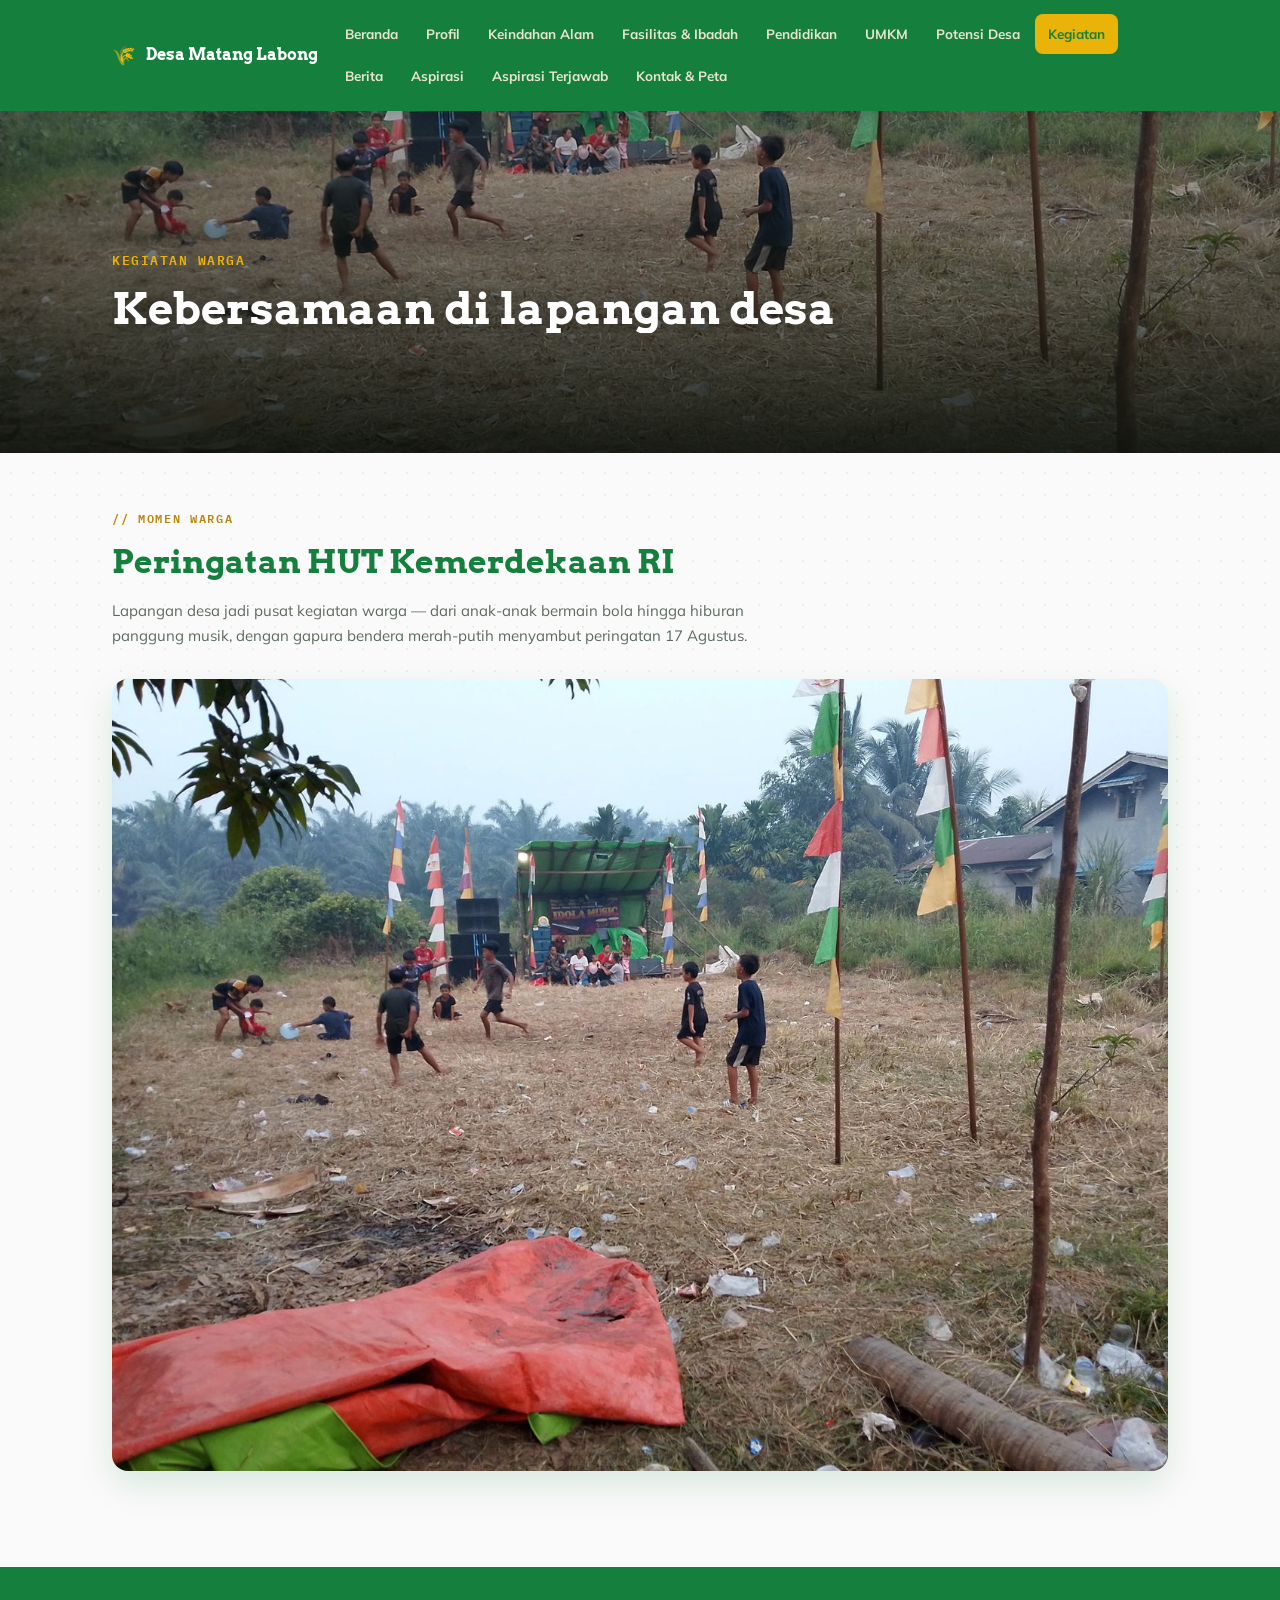
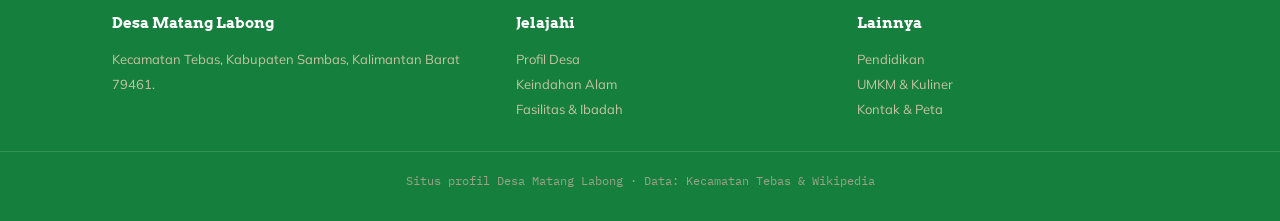
<file: kegiatan.html>
<!DOCTYPE html>
<html lang="id">
<head>
  <!-- Meta Tag Dasar -->
<meta charset="UTF-8">
<meta name="viewport" content="width=device-width, initial-scale=1.0">
<meta name="robots" content="index, follow">
<meta name="author" content="Pemerintah Desa Matang Labong">

<!-- Meta Tag Utama -->
<title>Website Resmi Desa Matang Labong | Informasi & Layanan Publik</title>
<meta name="description" content="Portal resmi Desa Matang Labong. Temukan informasi profil desa, potensi lokal, UMKM, berita terbaru, fasilitas umum, dan transparansi publik.">
<meta name="keywords" content="Desa Matang Labong, Profil Desa Matang Labong, UMKM Matang Labong, Wisata Matang Labong, Potensi Desa, Berita Desa">

<!-- Open Graph / Facebook / WhatsApp -->
<meta property="og:type" content="website">
<meta property="og:url" content="https://aanggaj80.github.io/WEB-matang-labong/">
<meta property="og:title" content="Website Resmi Desa Matang Labong">
<meta property="og:description" content="Portal informasi resmi Desa Matang Labong. Menampilkan profil, potensi UMKM, fasilitas, dan aspirasi warga.">
<meta property="og:image" content="https://aanggaj80.github.io/WEB-matang-labong/assets/masjid-almukminin.jpg">

<!-- Twitter Card -->
<meta name="twitter:card" content="summary_large_image">
<meta name="twitter:url" content="https://aanggaj80.github.io/WEB-matang-labong/">
<meta name="twitter:title" content="Website Resmi Desa Matang Labong">
<meta name="twitter:description" content="Portal informasi resmi Desa Matang Labong. Menampilkan profil, potensi UMKM, fasilitas, dan aspirasi warga.">
<meta name="twitter:image" content="https://aanggaj80.github.io/WEB-matang-labong/assets/masjid-almukminin.jpg">

<!-- Canonical Tag -->
<link rel="canonical" href="https://aanggaj80.github.io/WEB-matang-labong/">

<meta charset="UTF-8">
<meta name="viewport" content="width=device-width, initial-scale=1.0">
<title>Kegiatan Warga — Desa Matang Labong</title>
<meta name="description" content="Momen kebersamaan warga Desa Matang Labong, dari lapangan hingga peringatan HUT Kemerdekaan RI.">
<link rel="preconnect" href="https://fonts.googleapis.com">
<link href="https://fonts.googleapis.com/css2?family=Arvo:wght@400;700&family=Mulish:wght@400;500;600;700;800&family=IBM+Plex+Mono:wght@400;500;600&display=swap" rel="stylesheet">
<link rel="stylesheet" href="assets/style.css">
</head>
<body>
<div class="bg-texture" aria-hidden="true"></div>

<header class="navbar">
  <div class="nav-inner">
    <div class="brand"><span class="leaf">🌾</span> Desa Matang Labong</div>
    <nav class="links" id="navLinks">
      <a href="index.html">Beranda</a>
      <a href="profil.html">Profil</a>
      <a href="keindahan.html">Keindahan Alam</a>
      <a href="fasilitas.html">Fasilitas &amp; Ibadah</a>
      <a href="pendidikan.html">Pendidikan</a>
      <a href="umkm.html">UMKM</a>
      <a href="potensi.html">Potensi Desa</a>
      <a href="kegiatan.html" class="active">Kegiatan</a>
      <a href="berita.html">Berita</a>
      <a href="aspirasi.html">Aspirasi</a>
      <a href="aspirasi-terjawab.html">Aspirasi Terjawab</a>
      <a href="kontak.html">Kontak &amp; Peta</a>
    </nav>
    <button class="menu-btn" id="menuBtn" aria-label="Buka menu">☰</button>
  </div>
</header>

<section class="hero small" style="background-image:url('assets/lapangan-warga.jpg');">
  <div class="hero-inner">
    <div class="hero-kicker">Kegiatan Warga</div>
    <h1>Kebersamaan di lapangan desa</h1>
  </div>
</section>

<section>
  <div class="wrap reveal">
    <div class="section-head">
      <div class="eyebrow">// Momen warga</div>
      <h2 class="title">Peringatan HUT Kemerdekaan RI</h2>
      <p class="section-sub">Lapangan desa jadi pusat kegiatan warga — dari anak-anak bermain bola hingga hiburan panggung musik, dengan gapura bendera merah-putih menyambut peringatan 17 Agustus.</p>
    </div>
    <img src="assets/lapangan-warga.jpg" alt="Kegiatan warga di lapangan desa" style="width:100%; border-radius:var(--radius); box-shadow:var(--shadow);">
  </div>
</section>

<footer>
  <div class="wrap footer-grid">
    <div>
      <h4>Desa Matang Labong</h4>
      <p>Kecamatan Tebas, Kabupaten Sambas, Kalimantan Barat 79461.</p>
    </div>
    <div>
      <h4>Jelajahi</h4>
      <p><a href="profil.html">Profil Desa</a><br><a href="keindahan.html">Keindahan Alam</a><br><a href="fasilitas.html">Fasilitas &amp; Ibadah</a></p>
    </div>
    <div>
      <h4>Lainnya</h4>
      <p><a href="pendidikan.html">Pendidikan</a><br><a href="umkm.html">UMKM &amp; Kuliner</a><br><a href="kontak.html">Kontak &amp; Peta</a></p>
    </div>
  </div>
  <div class="footer-bottom">Situs profil Desa Matang Labong · Data: Kecamatan Tebas &amp; Wikipedia</div>
</footer>

<script src="assets/main.js"></script>
</body>
</html>
</file>
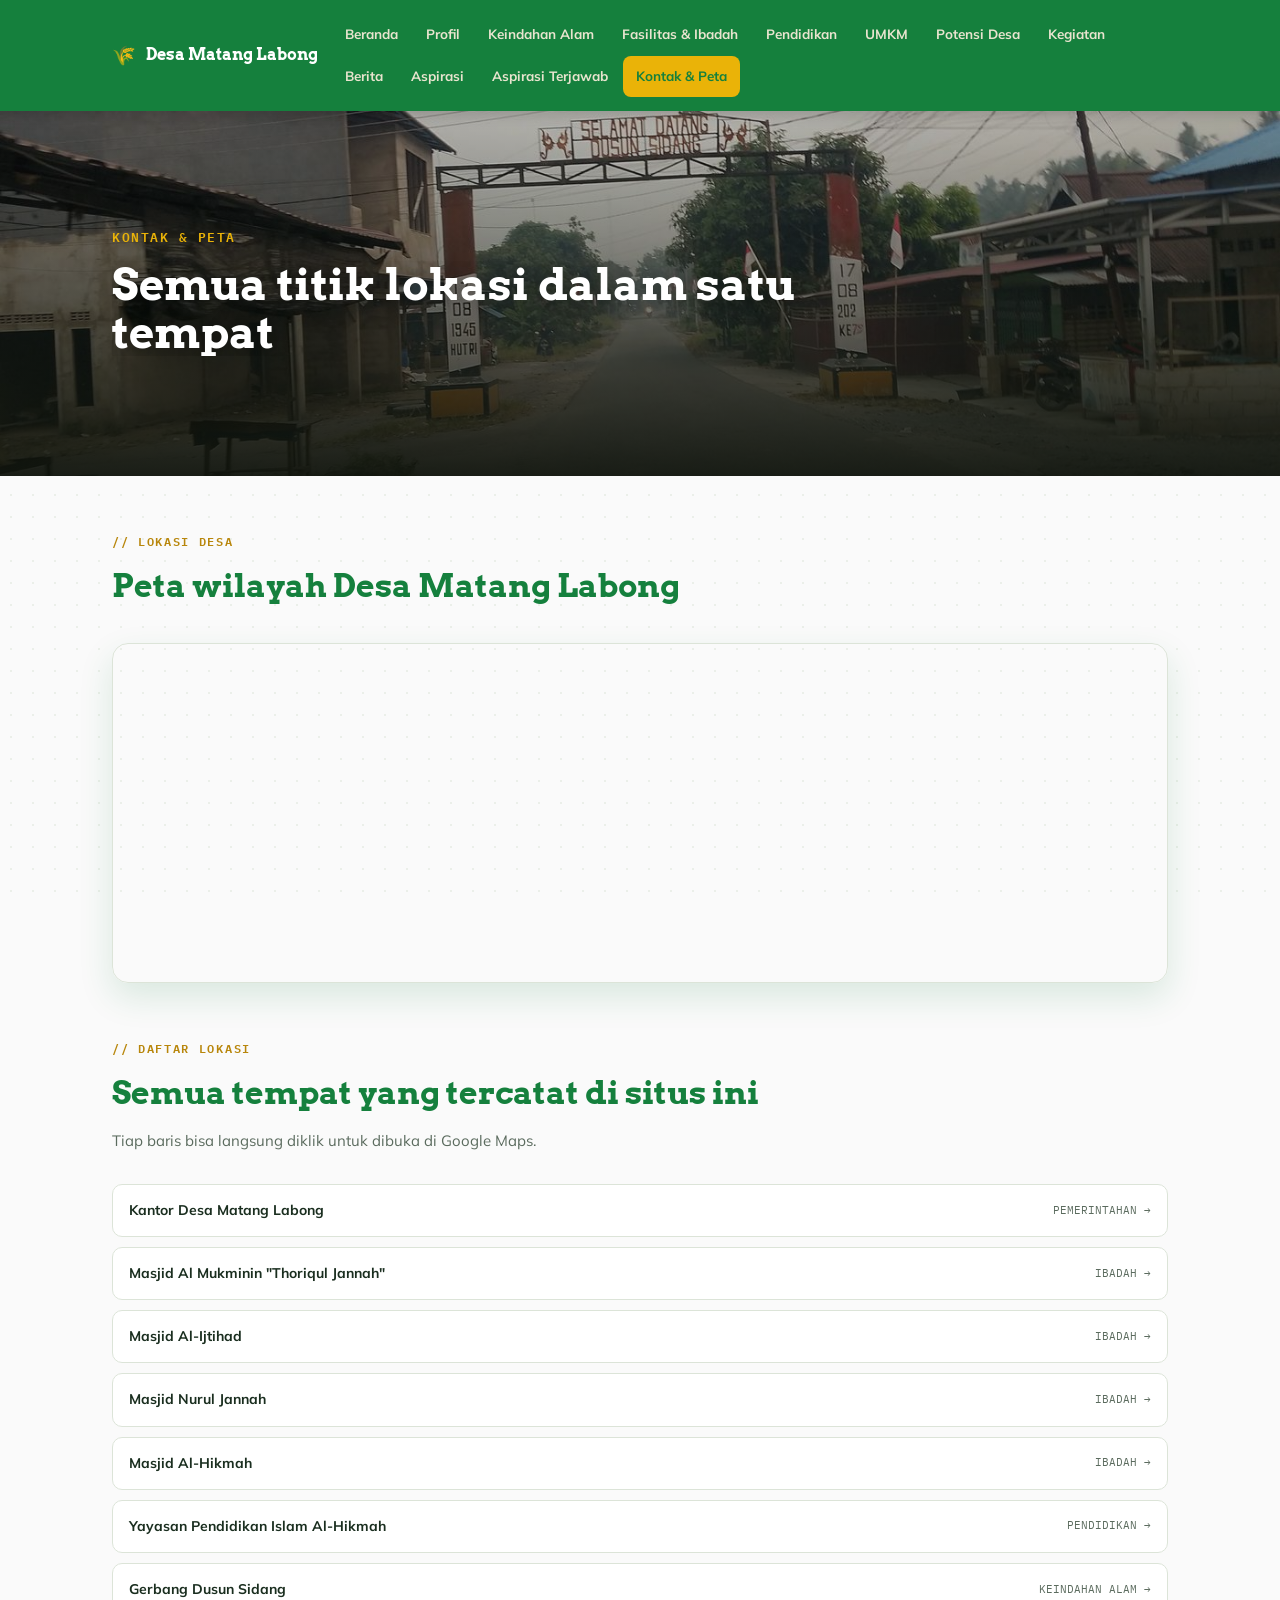
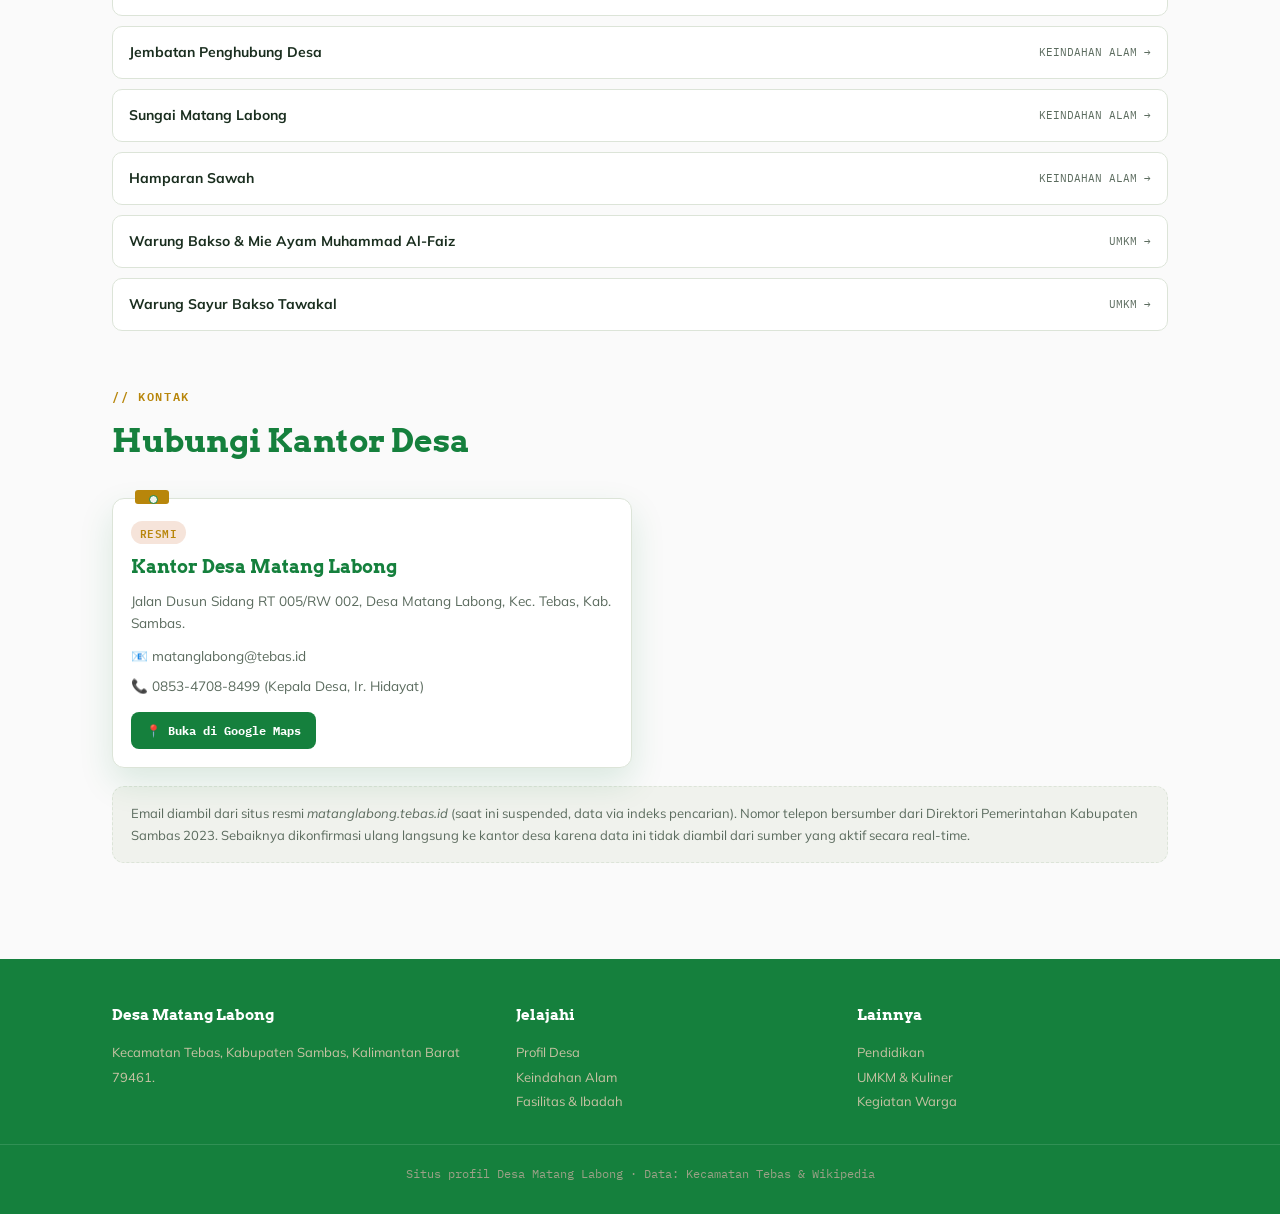
<file: kontak.html>
<!DOCTYPE html>
<html lang="id">
<head>
  <!-- Meta Tag Dasar -->
<meta charset="UTF-8">
<meta name="viewport" content="width=device-width, initial-scale=1.0">
<meta name="robots" content="index, follow">
<meta name="author" content="Pemerintah Desa Matang Labong">

<!-- Meta Tag Utama -->
<title>Website Resmi Desa Matang Labong | Informasi & Layanan Publik</title>
<meta name="description" content="Portal resmi Desa Matang Labong. Temukan informasi profil desa, potensi lokal, UMKM, berita terbaru, fasilitas umum, dan transparansi publik.">
<meta name="keywords" content="Desa Matang Labong, Profil Desa Matang Labong, UMKM Matang Labong, Wisata Matang Labong, Potensi Desa, Berita Desa">

<!-- Open Graph / Facebook / WhatsApp -->
<meta property="og:type" content="website">
<meta property="og:url" content="https://aanggaj80.github.io/WEB-matang-labong/">
<meta property="og:title" content="Website Resmi Desa Matang Labong">
<meta property="og:description" content="Portal informasi resmi Desa Matang Labong. Menampilkan profil, potensi UMKM, fasilitas, dan aspirasi warga.">
<meta property="og:image" content="https://aanggaj80.github.io/WEB-matang-labong/assets/masjid-almukminin.jpg">

<!-- Twitter Card -->
<meta name="twitter:card" content="summary_large_image">
<meta name="twitter:url" content="https://aanggaj80.github.io/WEB-matang-labong/">
<meta name="twitter:title" content="Website Resmi Desa Matang Labong">
<meta name="twitter:description" content="Portal informasi resmi Desa Matang Labong. Menampilkan profil, potensi UMKM, fasilitas, dan aspirasi warga.">
<meta name="twitter:image" content="https://aanggaj80.github.io/WEB-matang-labong/assets/masjid-almukminin.jpg">

<!-- Canonical Tag -->
<link rel="canonical" href="https://aanggaj80.github.io/WEB-matang-labong/">

<meta charset="UTF-8">
<meta name="viewport" content="width=device-width, initial-scale=1.0">
<title>Kontak &amp; Peta — Desa Matang Labong</title>
<meta name="description" content="Kontak dan rangkuman peta seluruh titik lokasi penting di Desa Matang Labong.">
<link rel="preconnect" href="https://fonts.googleapis.com">
<link href="https://fonts.googleapis.com/css2?family=Arvo:wght@400;700&family=Mulish:wght@400;500;600;700;800&family=IBM+Plex+Mono:wght@400;500;600&display=swap" rel="stylesheet">
<link rel="stylesheet" href="assets/style.css">
<style>
  .map-embed{ width:100%; height:340px; border:1px solid var(--line); border-radius:var(--radius); overflow:hidden; box-shadow:var(--shadow); }
  .map-embed iframe{ width:100%; height:100%; border:0; }
  .loc-list{ display:flex; flex-direction:column; gap:10px; margin-top:20px; }
  .loc-row{
    display:flex; justify-content:space-between; align-items:center; gap:12px;
    background:var(--surface); border:1px solid var(--line); border-radius:10px; padding:14px 16px;
  }
  .loc-row .name{ font-weight:700; font-size:14px; }
  .loc-row .cat{ font-family:var(--mono); font-size:10.5px; color:var(--muted); text-transform:uppercase; }
</style>
</head>
<body>
<div class="bg-texture" aria-hidden="true"></div>

<header class="navbar">
  <div class="nav-inner">
    <div class="brand"><span class="leaf">🌾</span> Desa Matang Labong</div>
    <nav class="links" id="navLinks">
      <a href="index.html">Beranda</a>
      <a href="profil.html">Profil</a>
      <a href="keindahan.html">Keindahan Alam</a>
      <a href="fasilitas.html">Fasilitas &amp; Ibadah</a>
      <a href="pendidikan.html">Pendidikan</a>
      <a href="umkm.html">UMKM</a>
      <a href="potensi.html">Potensi Desa</a>
      <a href="kegiatan.html">Kegiatan</a>
      <a href="berita.html">Berita</a>
      <a href="aspirasi.html">Aspirasi</a>
      <a href="aspirasi-terjawab.html">Aspirasi Terjawab</a>
      <a href="kontak.html" class="active">Kontak &amp; Peta</a>
    </nav>
    <button class="menu-btn" id="menuBtn" aria-label="Buka menu">☰</button>
  </div>
</header>

<section class="hero small" style="background-image:url('assets/gapura-sidang.jpg');">
  <div class="hero-inner">
    <div class="hero-kicker">Kontak &amp; Peta</div>
    <h1>Semua titik lokasi dalam satu tempat</h1>
  </div>
</section>

<section>
  <div class="wrap reveal">
    <div class="section-head">
      <div class="eyebrow">// Lokasi desa</div>
      <h2 class="title">Peta wilayah Desa Matang Labong</h2>
    </div>
    <div class="map-embed">
      <iframe src="https://www.google.com/maps?q=Desa+Matang+Labong,+Kecamatan+Tebas,+Kabupaten+Sambas,+Kalimantan+Barat&output=embed" loading="lazy" referrerpolicy="no-referrer-when-downgrade"></iframe>
    </div>
  </div>
</section>

<section style="padding-top:0;">
  <div class="wrap reveal">
    <div class="section-head">
      <div class="eyebrow">// Daftar lokasi</div>
      <h2 class="title">Semua tempat yang tercatat di situs ini</h2>
      <p class="section-sub">Tiap baris bisa langsung diklik untuk dibuka di Google Maps.</p>
    </div>
    <div class="loc-list">
      <a class="loc-row" target="_blank" rel="noopener" href="https://www.google.com/maps/search/?api=1&query=Kantor%20Desa%20Matang%20Labong%2C%20Kecamatan%20Tebas%2C%20Kabupaten%20Sambas%2C%20Kalimantan%20Barat">
        <span class="name">Kantor Desa Matang Labong</span><span class="cat">Pemerintahan →</span>
      </a>
      <a class="loc-row" target="_blank" rel="noopener" href="https://www.google.com/maps/search/?api=1&query=Masjid%20Al%20Mukminin%20Thoriqul%20Jannah%2C%20Jl.%20Raya%20Sidang%20Senyawan%20No.%2025%2C%20Matang%20Labong%2C%20Kecamatan%20Tebas%2C%2079461">
        <span class="name">Masjid Al Mukminin "Thoriqul Jannah"</span><span class="cat">Ibadah →</span>
      </a>
      <a class="loc-row" target="_blank" rel="noopener" href="https://www.google.com/maps/search/?api=1&query=Masjid%20Al-Ijtihad%2C%20Dusun%20Sidang%2C%20Desa%20Matang%20Labong%2C%20Kecamatan%20Tebas%2C%20Kabupaten%20Sambas">
        <span class="name">Masjid Al-Ijtihad</span><span class="cat">Ibadah →</span>
      </a>
      <a class="loc-row" target="_blank" rel="noopener" href="https://www.google.com/maps/search/?api=1&query=1.169570,109.125980">
        <span class="name">Masjid Nurul Jannah</span><span class="cat">Ibadah →</span>
      </a>
      <a class="loc-row" target="_blank" rel="noopener" href="https://www.google.com/maps/search/?api=1&query=1.169570,109.125980">
        <span class="name">Masjid Al-Hikmah</span><span class="cat">Ibadah →</span>
      </a>
      <a class="loc-row" target="_blank" rel="noopener" href="https://www.google.com/maps/search/?api=1&query=1.151567,109.124857">
        <span class="name">Yayasan Pendidikan Islam Al-Hikmah</span><span class="cat">Pendidikan →</span>
      </a>
      <a class="loc-row" target="_blank" rel="noopener" href="https://www.google.com/maps/search/?api=1&query=1.171726,109.126175">
        <span class="name">Gerbang Dusun Sidang</span><span class="cat">Keindahan Alam →</span>
      </a>
      <a class="loc-row" target="_blank" rel="noopener" href="https://www.google.com/maps/search/?api=1&query=1.172676,109.126222">
        <span class="name">Jembatan Penghubung Desa</span><span class="cat">Keindahan Alam →</span>
      </a>
      <a class="loc-row" target="_blank" rel="noopener" href="https://www.google.com/maps/search/?api=1&query=1.172848,109.126017">
        <span class="name">Sungai Matang Labong</span><span class="cat">Keindahan Alam →</span>
      </a>
      <a class="loc-row" target="_blank" rel="noopener" href="https://www.google.com/maps/search/?api=1&query=1.171574,109.128211">
        <span class="name">Hamparan Sawah</span><span class="cat">Keindahan Alam →</span>
      </a>
      <a class="loc-row" target="_blank" rel="noopener" href="https://www.google.com/maps/search/?api=1&query=1.152944,109.123612">
        <span class="name">Warung Bakso &amp; Mie Ayam Muhammad Al-Faiz</span><span class="cat">UMKM →</span>
      </a>
      <a class="loc-row" target="_blank" rel="noopener" href="https://www.google.com/maps/search/?api=1&query=1.154653,109.123657">
        <span class="name">Warung Sayur Bakso Tawakal</span><span class="cat">UMKM →</span>
      </a>
    </div>
  </div>
</section>

<section style="padding-top:0;">
  <div class="wrap reveal">
    <div class="section-head">
      <div class="eyebrow">// Kontak</div>
      <h2 class="title">Hubungi Kantor Desa</h2>
    </div>
    <div class="signpost" style="max-width:520px;">
      <span class="tag">Resmi</span>
      <h3>Kantor Desa Matang Labong</h3>
      <p>Jalan Dusun Sidang RT 005/RW 002, Desa Matang Labong, Kec. Tebas, Kab. Sambas.</p>
      <p style="margin-top:10px;">📧 <a href="mailto:matanglabong@tebas.id">matanglabong@tebas.id</a></p>
      <p>📞 <a href="tel:085347088499">0853-4708-8499</a> (Kepala Desa, Ir. Hidayat)</p>
      <a class="maps-btn" target="_blank" rel="noopener" href="https://www.google.com/maps/search/?api=1&query=Kantor%20Desa%20Matang%20Labong%2C%20Kecamatan%20Tebas%2C%20Kabupaten%20Sambas%2C%20Kalimantan%20Barat">📍 Buka di Google Maps</a>
    </div>
    <div class="note-box">Email diambil dari situs resmi <em>matanglabong.tebas.id</em> (saat ini suspended, data via indeks pencarian). Nomor telepon bersumber dari Direktori Pemerintahan Kabupaten Sambas 2023. Sebaiknya dikonfirmasi ulang langsung ke kantor desa karena data ini tidak diambil dari sumber yang aktif secara real-time.</div>
  </div>
</section>

<footer>
  <div class="wrap footer-grid">
    <div>
      <h4>Desa Matang Labong</h4>
      <p>Kecamatan Tebas, Kabupaten Sambas, Kalimantan Barat 79461.</p>
    </div>
    <div>
      <h4>Jelajahi</h4>
      <p><a href="profil.html">Profil Desa</a><br><a href="keindahan.html">Keindahan Alam</a><br><a href="fasilitas.html">Fasilitas &amp; Ibadah</a></p>
    </div>
    <div>
      <h4>Lainnya</h4>
      <p><a href="pendidikan.html">Pendidikan</a><br><a href="umkm.html">UMKM &amp; Kuliner</a><br><a href="kegiatan.html">Kegiatan Warga</a></p>
    </div>
  </div>
  <div class="footer-bottom">Situs profil Desa Matang Labong · Data: Kecamatan Tebas &amp; Wikipedia</div>
</footer>

<script src="assets/main.js"></script>
</body>
</html>
</file>
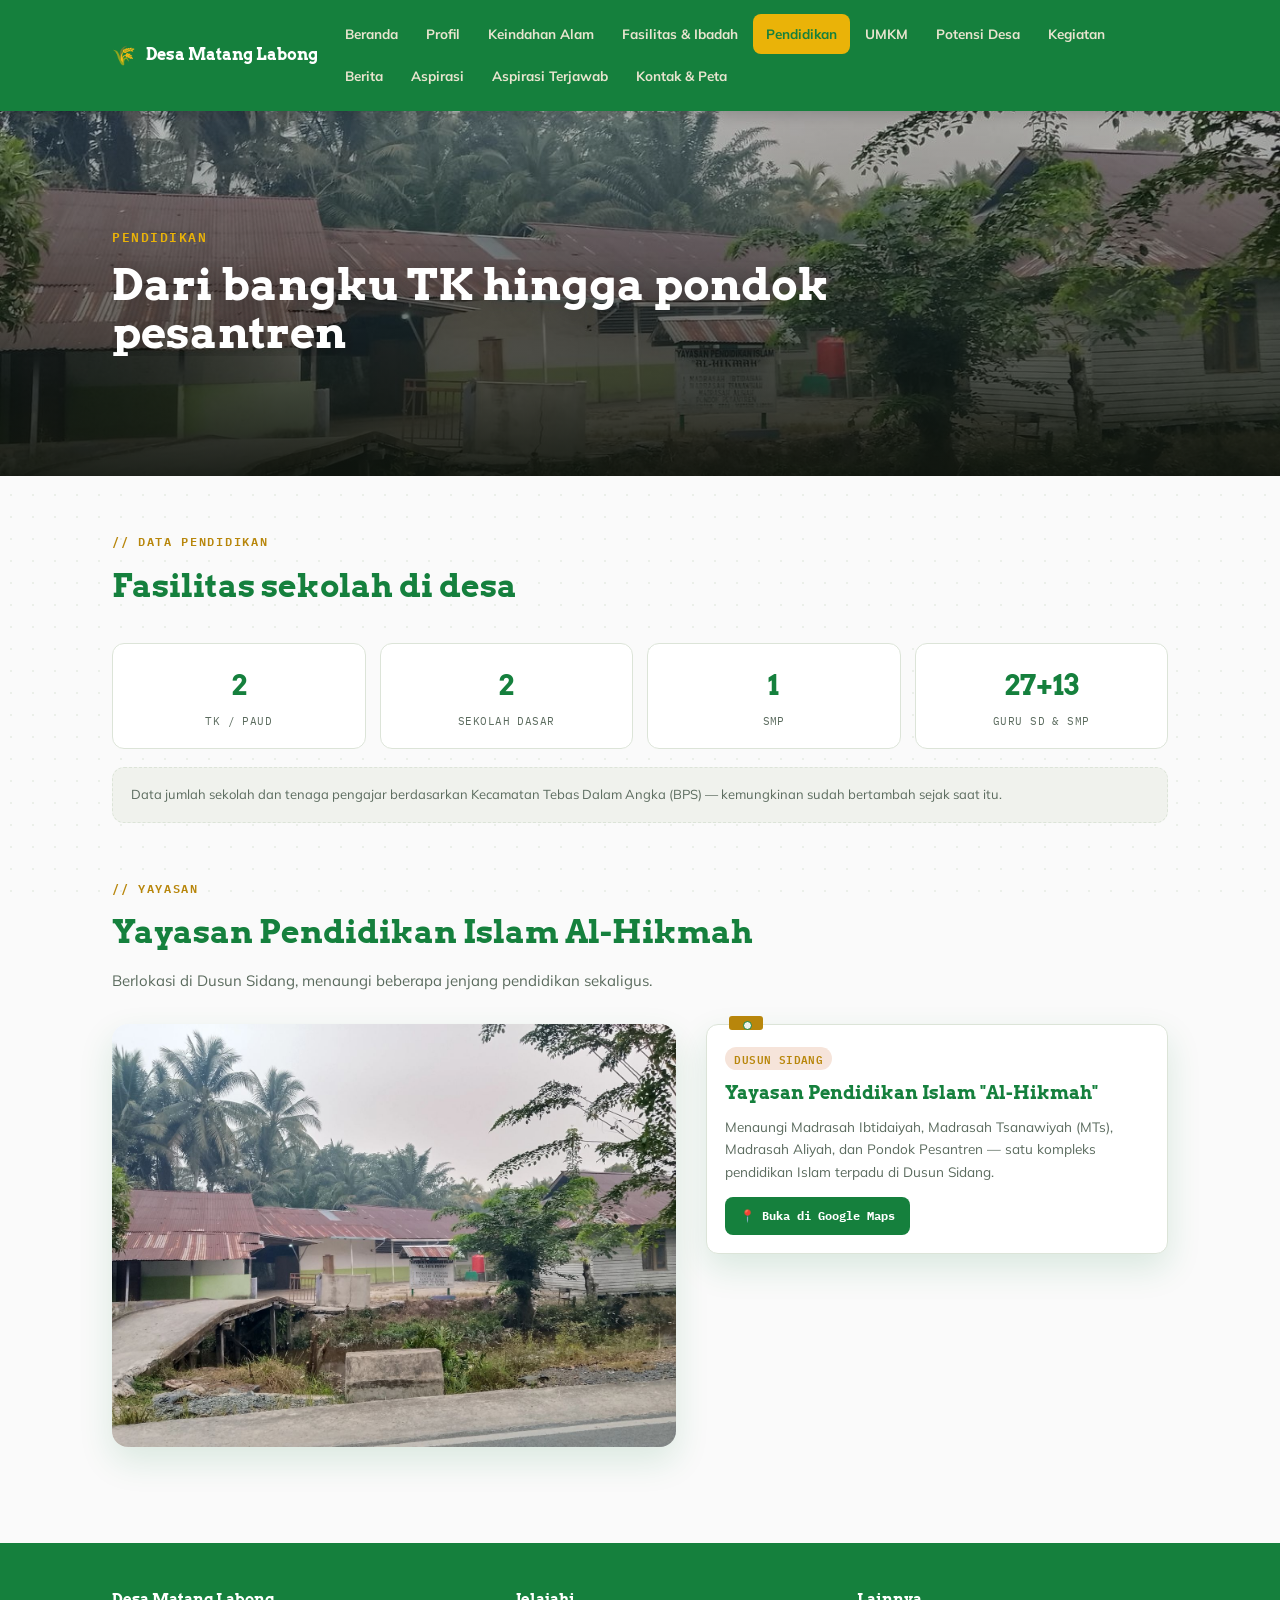
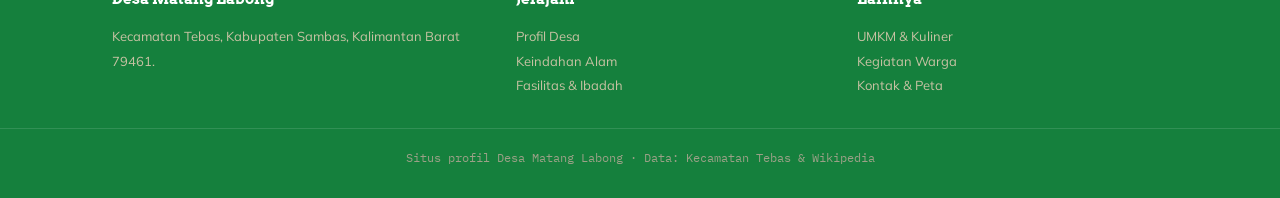
<file: pendidikan.html>
<!DOCTYPE html>
<html lang="id">
<head>
  <!-- Meta Tag Dasar -->
<meta charset="UTF-8">
<meta name="viewport" content="width=device-width, initial-scale=1.0">
<meta name="robots" content="index, follow">
<meta name="author" content="Pemerintah Desa Matang Labong">

<!-- Meta Tag Utama -->
<title>Website Resmi Desa Matang Labong | Informasi & Layanan Publik</title>
<meta name="description" content="Portal resmi Desa Matang Labong. Temukan informasi profil desa, potensi lokal, UMKM, berita terbaru, fasilitas umum, dan transparansi publik.">
<meta name="keywords" content="Desa Matang Labong, Profil Desa Matang Labong, UMKM Matang Labong, Wisata Matang Labong, Potensi Desa, Berita Desa">

<!-- Open Graph / Facebook / WhatsApp -->
<meta property="og:type" content="website">
<meta property="og:url" content="https://aanggaj80.github.io/WEB-matang-labong/">
<meta property="og:title" content="Website Resmi Desa Matang Labong">
<meta property="og:description" content="Portal informasi resmi Desa Matang Labong. Menampilkan profil, potensi UMKM, fasilitas, dan aspirasi warga.">
<meta property="og:image" content="https://aanggaj80.github.io/WEB-matang-labong/assets/masjid-almukminin.jpg">

<!-- Twitter Card -->
<meta name="twitter:card" content="summary_large_image">
<meta name="twitter:url" content="https://aanggaj80.github.io/WEB-matang-labong/">
<meta name="twitter:title" content="Website Resmi Desa Matang Labong">
<meta name="twitter:description" content="Portal informasi resmi Desa Matang Labong. Menampilkan profil, potensi UMKM, fasilitas, dan aspirasi warga.">
<meta name="twitter:image" content="https://aanggaj80.github.io/WEB-matang-labong/assets/masjid-almukminin.jpg">

<!-- Canonical Tag -->
<link rel="canonical" href="https://aanggaj80.github.io/WEB-matang-labong/">

<meta charset="UTF-8">
<meta name="viewport" content="width=device-width, initial-scale=1.0">
<title>Pendidikan — Desa Matang Labong</title>
<meta name="description" content="Fasilitas pendidikan di Desa Matang Labong, dari TK hingga pondok pesantren.">
<link rel="preconnect" href="https://fonts.googleapis.com">
<link href="https://fonts.googleapis.com/css2?family=Arvo:wght@400;700&family=Mulish:wght@400;500;600;700;800&family=IBM+Plex+Mono:wght@400;500;600&display=swap" rel="stylesheet">
<link rel="stylesheet" href="assets/style.css">
</head>
<body>
<div class="bg-texture" aria-hidden="true"></div>

<header class="navbar">
  <div class="nav-inner">
    <div class="brand"><span class="leaf">🌾</span> Desa Matang Labong</div>
    <nav class="links" id="navLinks">
      <a href="index.html">Beranda</a>
      <a href="profil.html">Profil</a>
      <a href="keindahan.html">Keindahan Alam</a>
      <a href="fasilitas.html">Fasilitas &amp; Ibadah</a>
      <a href="pendidikan.html" class="active">Pendidikan</a>
      <a href="umkm.html">UMKM</a>
      <a href="potensi.html">Potensi Desa</a>
      <a href="kegiatan.html">Kegiatan</a>
      <a href="berita.html">Berita</a>
      <a href="aspirasi.html">Aspirasi</a>
      <a href="aspirasi-terjawab.html">Aspirasi Terjawab</a>
      <a href="kontak.html">Kontak &amp; Peta</a>
    </nav>
    <button class="menu-btn" id="menuBtn" aria-label="Buka menu">☰</button>
  </div>
</header>

<section class="hero small" style="background-image:url('assets/yayasan-alhikmah.jpg');">
  <div class="hero-inner">
    <div class="hero-kicker">Pendidikan</div>
    <h1>Dari bangku TK hingga pondok pesantren</h1>
  </div>
</section>

<section>
  <div class="wrap reveal">
    <div class="section-head">
      <div class="eyebrow">// Data pendidikan</div>
      <h2 class="title">Fasilitas sekolah di desa</h2>
    </div>
    <div class="stat-grid">
      <div class="stat-box"><div class="num">2</div><div class="lbl">TK / PAUD</div></div>
      <div class="stat-box"><div class="num">2</div><div class="lbl">Sekolah Dasar</div></div>
      <div class="stat-box"><div class="num">1</div><div class="lbl">SMP</div></div>
      <div class="stat-box"><div class="num">27+13</div><div class="lbl">guru SD &amp; SMP</div></div>
    </div>
    <div class="note-box">Data jumlah sekolah dan tenaga pengajar berdasarkan Kecamatan Tebas Dalam Angka (BPS) — kemungkinan sudah bertambah sejak saat itu.</div>
  </div>
</section>

<section style="padding-top:0;">
  <div class="wrap reveal">
    <div class="section-head">
      <div class="eyebrow">// Yayasan</div>
      <h2 class="title">Yayasan Pendidikan Islam Al-Hikmah</h2>
      <p class="section-sub">Berlokasi di Dusun Sidang, menaungi beberapa jenjang pendidikan sekaligus.</p>
    </div>
    <div class="two-col">
      <img src="assets/yayasan-alhikmah.jpg" alt="Yayasan Pendidikan Islam Al-Hikmah" style="border-radius:var(--radius); box-shadow:var(--shadow);">
      <div class="signpost">
        <span class="tag">Dusun Sidang</span>
        <h3>Yayasan Pendidikan Islam "Al-Hikmah"</h3>
        <p>Menaungi Madrasah Ibtidaiyah, Madrasah Tsanawiyah (MTs), Madrasah Aliyah, dan Pondok Pesantren — satu kompleks pendidikan Islam terpadu di Dusun Sidang.</p>
        <a class="maps-btn" target="_blank" rel="noopener" href="https://www.google.com/maps/search/?api=1&query=1.151567,109.124857">📍 Buka di Google Maps</a>
      </div>
    </div>
  </div>
</section>

<footer>
  <div class="wrap footer-grid">
    <div>
      <h4>Desa Matang Labong</h4>
      <p>Kecamatan Tebas, Kabupaten Sambas, Kalimantan Barat 79461.</p>
    </div>
    <div>
      <h4>Jelajahi</h4>
      <p><a href="profil.html">Profil Desa</a><br><a href="keindahan.html">Keindahan Alam</a><br><a href="fasilitas.html">Fasilitas &amp; Ibadah</a></p>
    </div>
    <div>
      <h4>Lainnya</h4>
      <p><a href="umkm.html">UMKM &amp; Kuliner</a><br><a href="kegiatan.html">Kegiatan Warga</a><br><a href="kontak.html">Kontak &amp; Peta</a></p>
    </div>
  </div>
  <div class="footer-bottom">Situs profil Desa Matang Labong · Data: Kecamatan Tebas &amp; Wikipedia</div>
</footer>

<script src="assets/main.js"></script>
</body>
</html>
</file>
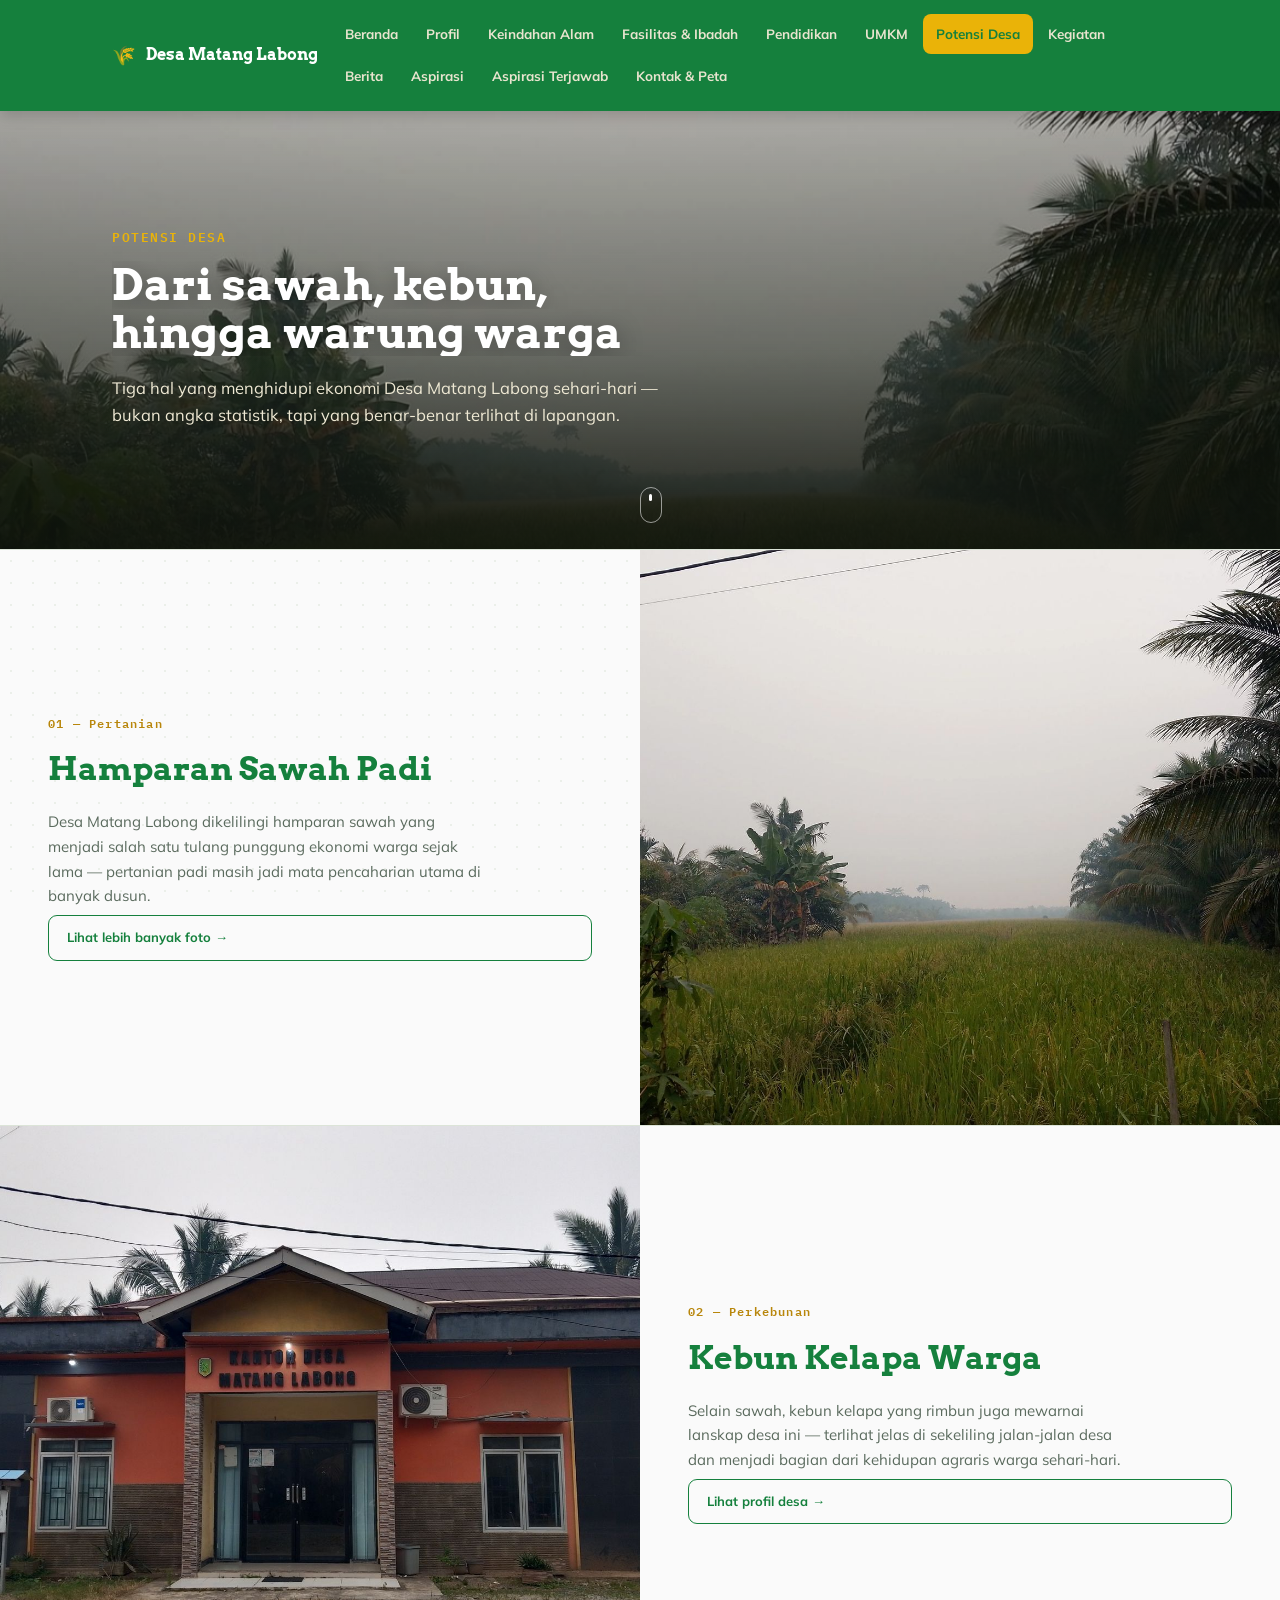
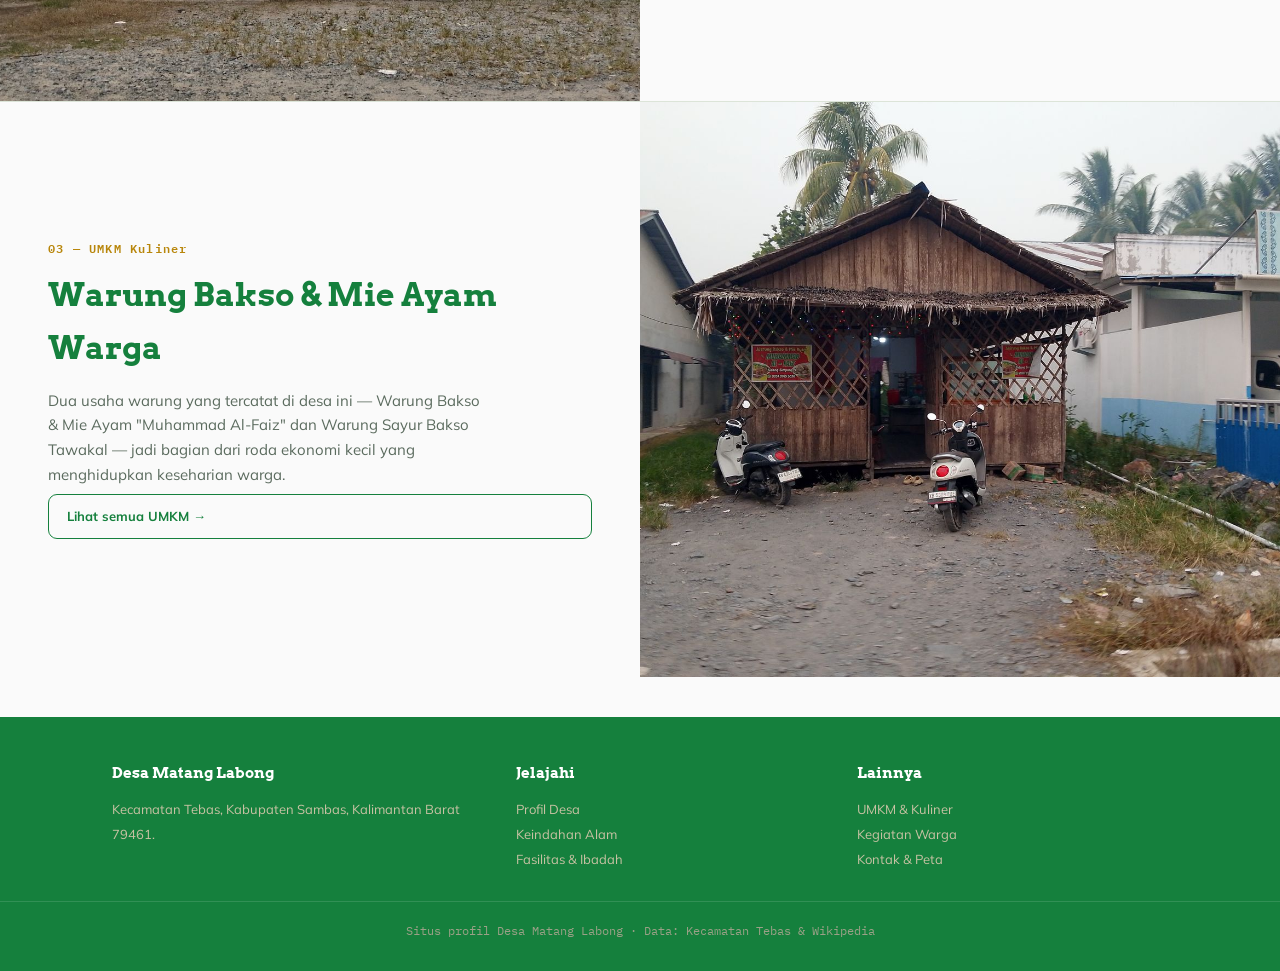
<file: potensi.html>
<!DOCTYPE html>
<html lang="id">
<head>
  <!-- Meta Tag Dasar -->
<meta charset="UTF-8">
<meta name="viewport" content="width=device-width, initial-scale=1.0">
<meta name="robots" content="index, follow">
<meta name="author" content="Pemerintah Desa Matang Labong">

<!-- Meta Tag Utama -->
<title>Website Resmi Desa Matang Labong | Informasi & Layanan Publik</title>
<meta name="description" content="Portal resmi Desa Matang Labong. Temukan informasi profil desa, potensi lokal, UMKM, berita terbaru, fasilitas umum, dan transparansi publik.">
<meta name="keywords" content="Desa Matang Labong, Profil Desa Matang Labong, UMKM Matang Labong, Wisata Matang Labong, Potensi Desa, Berita Desa">

<!-- Open Graph / Facebook / WhatsApp -->
<meta property="og:type" content="website">
<meta property="og:url" content="https://aanggaj80.github.io/WEB-matang-labong/">
<meta property="og:title" content="Website Resmi Desa Matang Labong">
<meta property="og:description" content="Portal informasi resmi Desa Matang Labong. Menampilkan profil, potensi UMKM, fasilitas, dan aspirasi warga.">
<meta property="og:image" content="https://aanggaj80.github.io/WEB-matang-labong/assets/masjid-almukminin.jpg">

<!-- Twitter Card -->
<meta name="twitter:card" content="summary_large_image">
<meta name="twitter:url" content="https://aanggaj80.github.io/WEB-matang-labong/">
<meta name="twitter:title" content="Website Resmi Desa Matang Labong">
<meta name="twitter:description" content="Portal informasi resmi Desa Matang Labong. Menampilkan profil, potensi UMKM, fasilitas, dan aspirasi warga.">
<meta name="twitter:image" content="https://aanggaj80.github.io/WEB-matang-labong/assets/masjid-almukminin.jpg">

<!-- Canonical Tag -->
<link rel="canonical" href="https://aanggaj80.github.io/WEB-matang-labong/">

<meta charset="UTF-8">
<meta name="viewport" content="width=device-width, initial-scale=1.0">
<title>Potensi Desa — Matang Labong</title>
<meta name="description" content="Potensi ekonomi dan alam Desa Matang Labong: pertanian padi, kebun kelapa, dan UMKM kuliner warga.">
<link rel="preconnect" href="https://fonts.googleapis.com">
<link href="https://fonts.googleapis.com/css2?family=Arvo:wght@400;700&family=Mulish:wght@400;500;600;700;800&family=IBM+Plex+Mono:wght@400;500;600&display=swap" rel="stylesheet">
<link rel="stylesheet" href="assets/style.css">
<style>
  .split-row{
    display:grid; grid-template-columns:1fr 1fr; min-height:64vh;
    border-top:1px solid var(--line);
  }
  .split-row:nth-child(even) .split-img{ order:2; }
  .split-img{ background-size:cover; background-position:center; min-height:320px; }
  .split-copy{ display:flex; flex-direction:column; justify-content:center; padding:56px 48px; }
  .split-num{ font-family:var(--mono); font-size:12px; color:var(--rust); font-weight:600; letter-spacing:0.1em; }
  .split-copy h2{ font-family:var(--display); font-size:clamp(24px,3vw,32px); color:var(--green-deep); font-weight:700; margin-top:10px; }
  .split-copy p{ color:var(--muted); font-size:15px; margin-top:14px; max-width:440px; }
  @media (max-width:820px){
    .split-row{ grid-template-columns:1fr; }
    .split-row:nth-child(even) .split-img{ order:0; }
    .split-copy{ padding:40px 24px; }
  }
</style>
</head>
<body>
<div class="bg-texture" aria-hidden="true"></div>

<header class="navbar">
  <div class="nav-inner">
    <div class="brand"><span class="leaf">🌾</span> Desa Matang Labong</div>
    <nav class="links" id="navLinks">
      <a href="index.html">Beranda</a>
      <a href="profil.html">Profil</a>
      <a href="keindahan.html">Keindahan Alam</a>
      <a href="fasilitas.html">Fasilitas &amp; Ibadah</a>
      <a href="pendidikan.html">Pendidikan</a>
      <a href="umkm.html">UMKM</a>
      <a href="potensi.html" class="active">Potensi Desa</a>
      <a href="kegiatan.html">Kegiatan</a>
      <a href="berita.html">Berita</a>
      <a href="aspirasi.html">Aspirasi</a>
      <a href="aspirasi-terjawab.html">Aspirasi Terjawab</a>
      <a href="kontak.html">Kontak &amp; Peta</a>
    </nav>
    <button class="menu-btn" id="menuBtn" aria-label="Buka menu">☰</button>
  </div>
</header>

<section class="hero small">
  <div class="hero-bg" id="heroBg" style="background-image:url('assets/sawah.jpg');"></div>
  <div class="hero-inner">
    <div class="hero-kicker">Potensi Desa</div>
    <h1><span class="line"><span>Dari sawah, kebun,</span></span><span class="line"><span>hingga warung warga</span></span></h1>
    <p class="lead">Tiga hal yang menghidupi ekonomi Desa Matang Labong sehari-hari — bukan angka statistik, tapi yang benar-benar terlihat di lapangan.</p>
  </div>
  <div class="scroll-cue" aria-hidden="true"><div class="dot"></div></div>
</section>

<div class="split-row reveal">
  <div class="split-img" style="background-image:url('assets/sawah.jpg');"></div>
  <div class="split-copy">
    <div class="split-num">01 — Pertanian</div>
    <h2>Hamparan Sawah Padi</h2>
    <p>Desa Matang Labong dikelilingi hamparan sawah yang menjadi salah satu tulang punggung ekonomi warga sejak lama — pertanian padi masih jadi mata pencaharian utama di banyak dusun.</p>
    <a class="btn-outline" href="keindahan.html">Lihat lebih banyak foto →</a>
  </div>
</div>

<div class="split-row reveal">
  <div class="split-img" style="background-image:url('assets/kantor-desa.jpg');"></div>
  <div class="split-copy">
    <div class="split-num">02 — Perkebunan</div>
    <h2>Kebun Kelapa Warga</h2>
    <p>Selain sawah, kebun kelapa yang rimbun juga mewarnai lanskap desa ini — terlihat jelas di sekeliling jalan-jalan desa dan menjadi bagian dari kehidupan agraris warga sehari-hari.</p>
    <a class="btn-outline" href="profil.html">Lihat profil desa →</a>
  </div>
</div>

<div class="split-row reveal">
  <div class="split-img" style="background-image:url('assets/warung-bakso1.jpg');"></div>
  <div class="split-copy">
    <div class="split-num">03 — UMKM Kuliner</div>
    <h2>Warung Bakso &amp; Mie Ayam Warga</h2>
    <p>Dua usaha warung yang tercatat di desa ini — Warung Bakso &amp; Mie Ayam "Muhammad Al-Faiz" dan Warung Sayur Bakso Tawakal — jadi bagian dari roda ekonomi kecil yang menghidupkan keseharian warga.</p>
    <a class="btn-outline" href="umkm.html">Lihat semua UMKM →</a>
  </div>
</div>

<footer>
  <div class="wrap footer-grid">
    <div>
      <h4>Desa Matang Labong</h4>
      <p>Kecamatan Tebas, Kabupaten Sambas, Kalimantan Barat 79461.</p>
    </div>
    <div>
      <h4>Jelajahi</h4>
      <p><a href="profil.html">Profil Desa</a><br><a href="keindahan.html">Keindahan Alam</a><br><a href="fasilitas.html">Fasilitas &amp; Ibadah</a></p>
    </div>
    <div>
      <h4>Lainnya</h4>
      <p><a href="umkm.html">UMKM &amp; Kuliner</a><br><a href="kegiatan.html">Kegiatan Warga</a><br><a href="kontak.html">Kontak &amp; Peta</a></p>
    </div>
  </div>
  <div class="footer-bottom">Situs profil Desa Matang Labong · Data: Kecamatan Tebas &amp; Wikipedia</div>
</footer>

<script src="assets/main.js"></script>
</body>
</html>
</file>
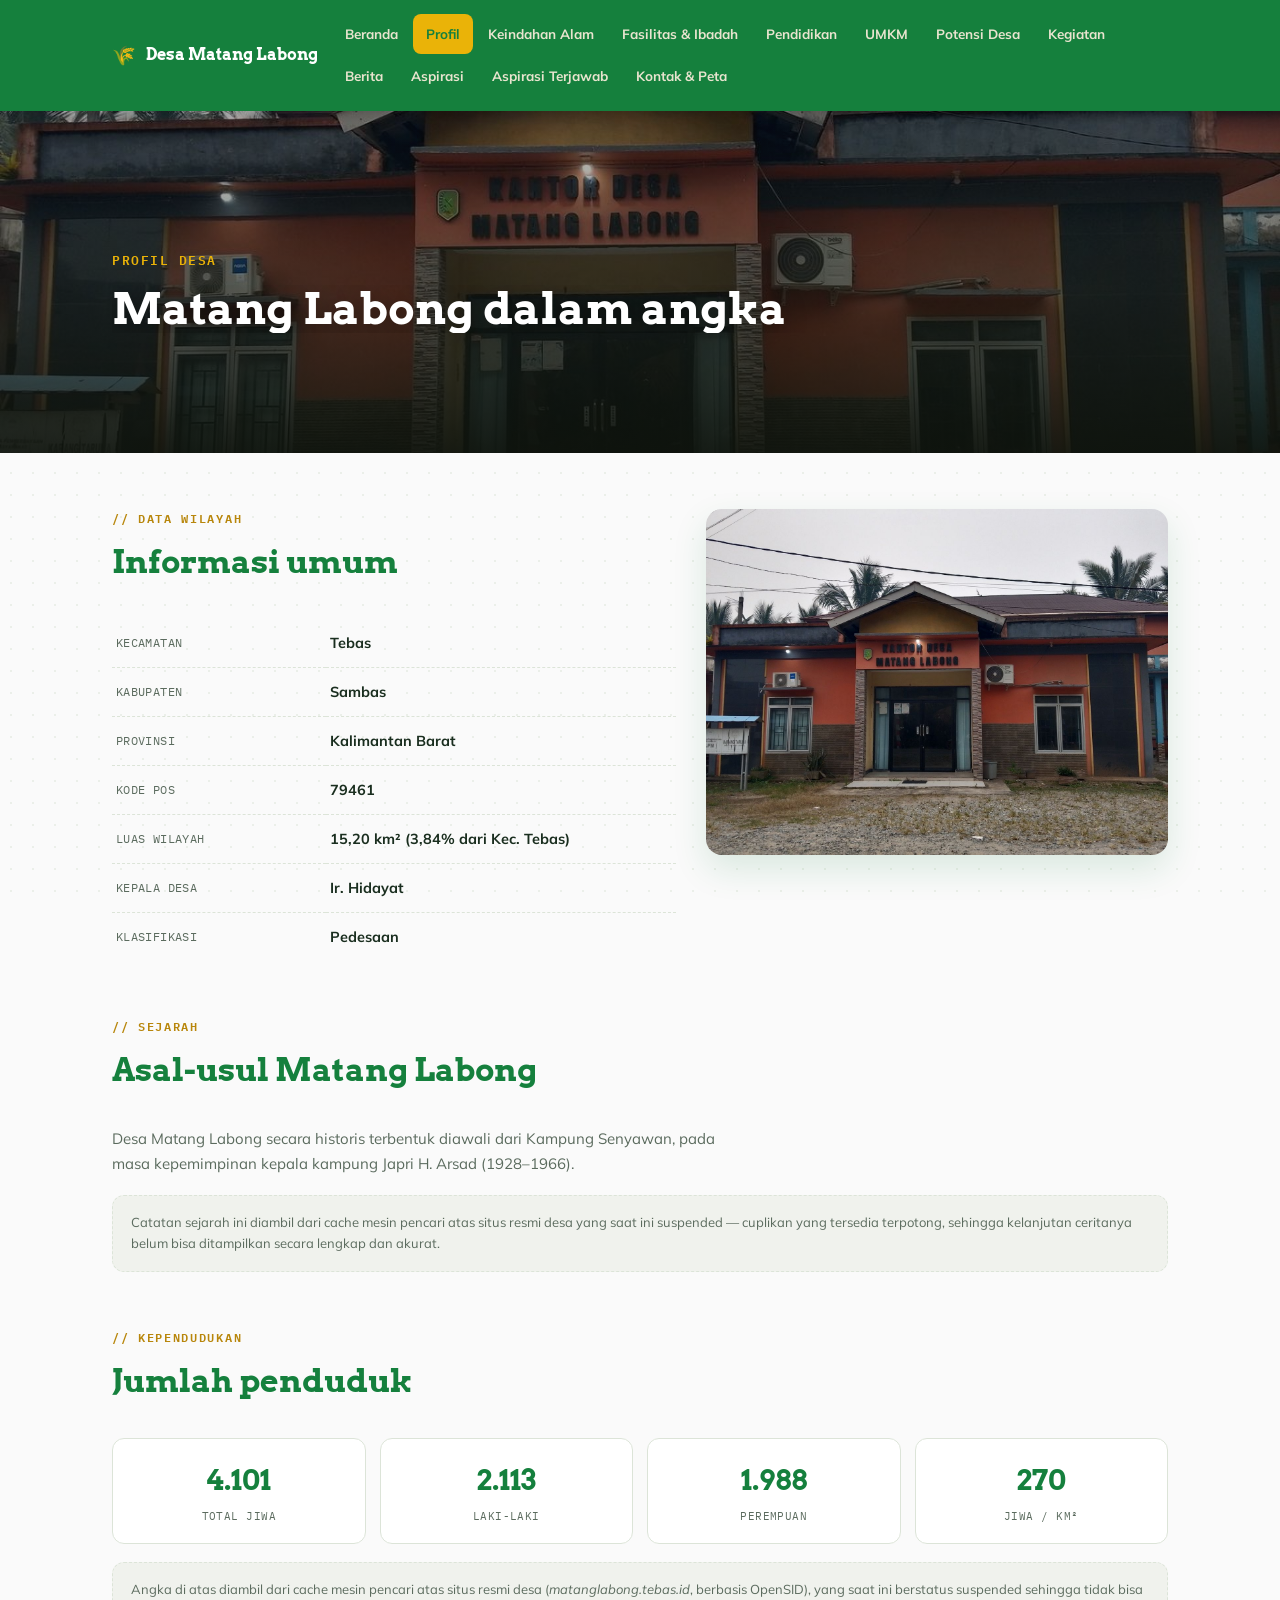
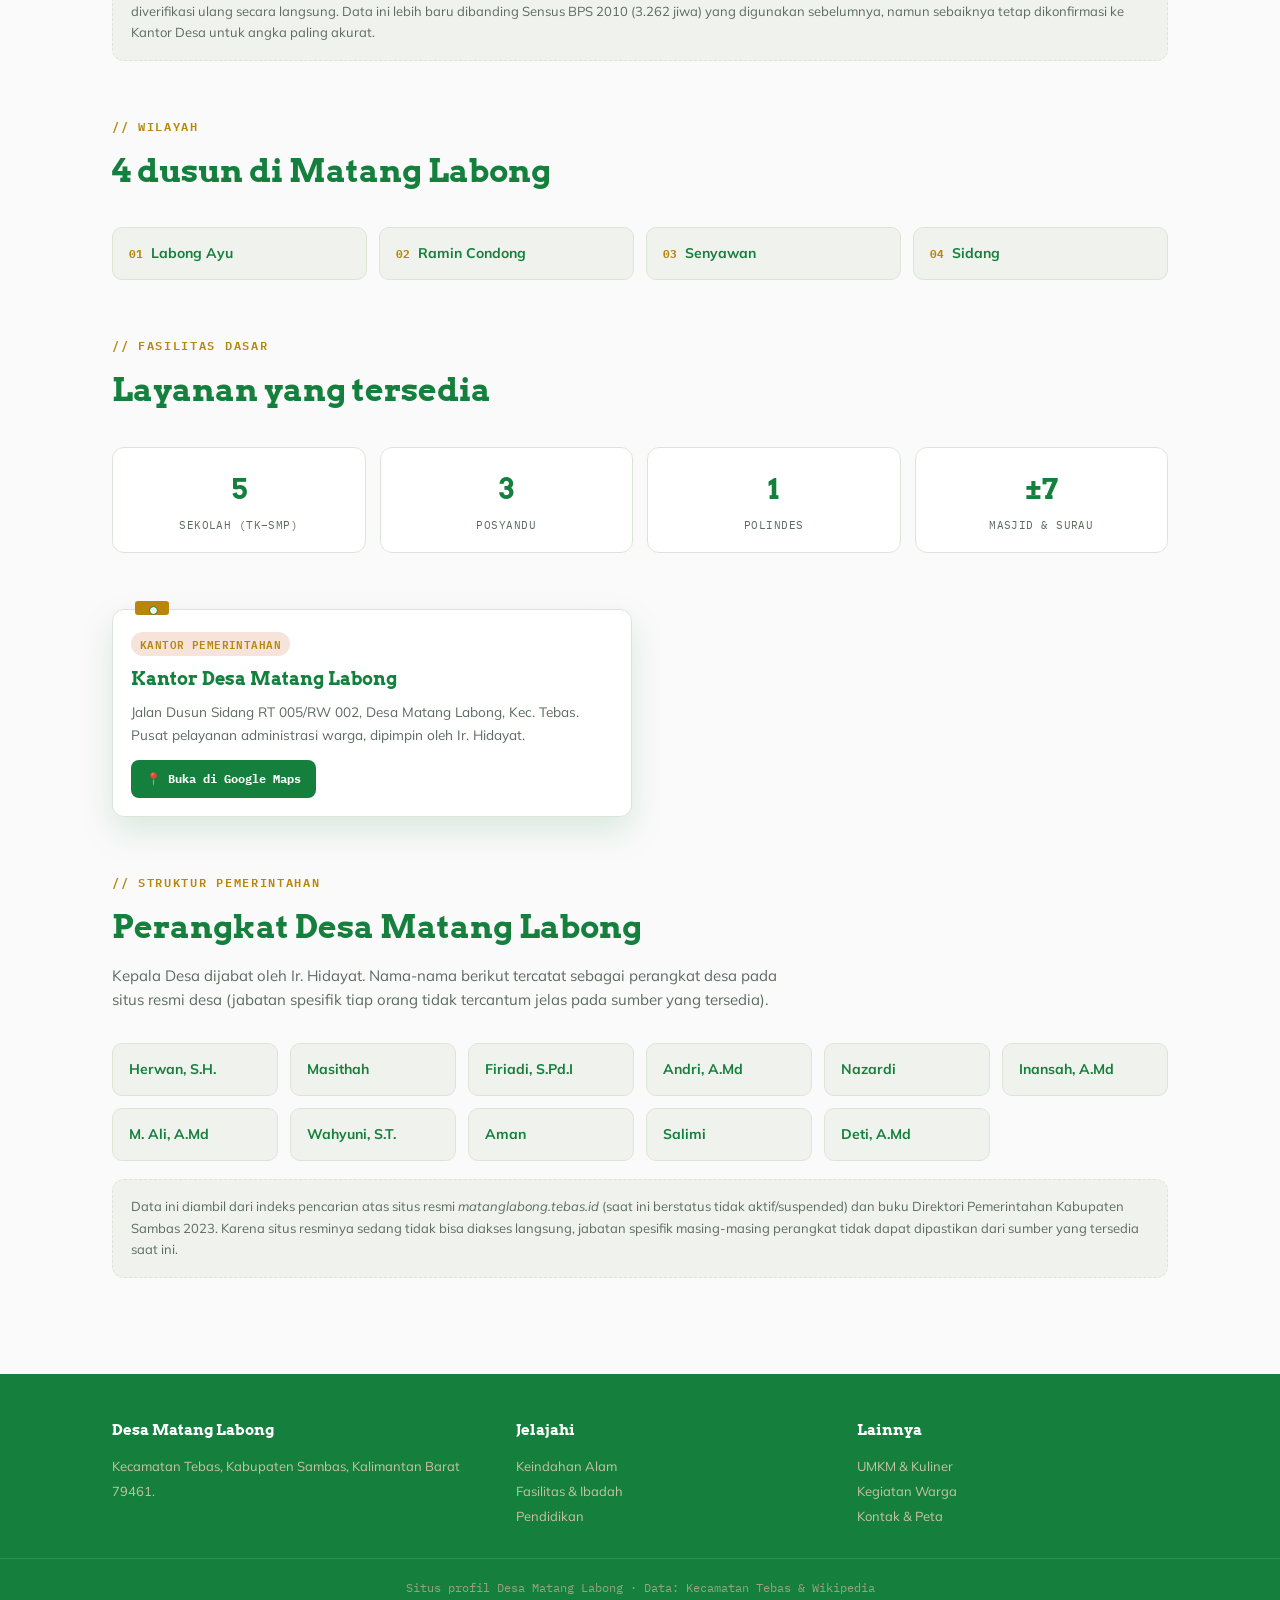
<file: profil.html>
<!DOCTYPE html>
<html lang="id">
<head>
  <!-- Meta Tag Dasar -->
<meta charset="UTF-8">
<meta name="viewport" content="width=device-width, initial-scale=1.0">
<meta name="robots" content="index, follow">
<meta name="author" content="Pemerintah Desa Matang Labong">

<!-- Meta Tag Utama -->
<title>Website Resmi Desa Matang Labong | Informasi & Layanan Publik</title>
<meta name="description" content="Portal resmi Desa Matang Labong. Temukan informasi profil desa, potensi lokal, UMKM, berita terbaru, fasilitas umum, dan transparansi publik.">
<meta name="keywords" content="Desa Matang Labong, Profil Desa Matang Labong, UMKM Matang Labong, Wisata Matang Labong, Potensi Desa, Berita Desa">

<!-- Open Graph / Facebook / WhatsApp -->
<meta property="og:type" content="website">
<meta property="og:url" content="https://aanggaj80.github.io/WEB-matang-labong/">
<meta property="og:title" content="Website Resmi Desa Matang Labong">
<meta property="og:description" content="Portal informasi resmi Desa Matang Labong. Menampilkan profil, potensi UMKM, fasilitas, dan aspirasi warga.">
<meta property="og:image" content="https://aanggaj80.github.io/WEB-matang-labong/assets/masjid-almukminin.jpg">

<!-- Twitter Card -->
<meta name="twitter:card" content="summary_large_image">
<meta name="twitter:url" content="https://aanggaj80.github.io/WEB-matang-labong/">
<meta name="twitter:title" content="Website Resmi Desa Matang Labong">
<meta name="twitter:description" content="Portal informasi resmi Desa Matang Labong. Menampilkan profil, potensi UMKM, fasilitas, dan aspirasi warga.">
<meta name="twitter:image" content="https://aanggaj80.github.io/WEB-matang-labong/assets/masjid-almukminin.jpg">

<!-- Canonical Tag -->
<link rel="canonical" href="https://aanggaj80.github.io/WEB-matang-labong/">

<meta charset="UTF-8">
<meta name="viewport" content="width=device-width, initial-scale=1.0">
<title>Profil Desa — Matang Labong</title>
<meta name="description" content="Profil dan data Desa Matang Labong: luas wilayah, dusun, kependudukan, dan pemerintahan desa.">
<link rel="preconnect" href="https://fonts.googleapis.com">
<link href="https://fonts.googleapis.com/css2?family=Arvo:wght@400;700&family=Mulish:wght@400;500;600;700;800&family=IBM+Plex+Mono:wght@400;500;600&display=swap" rel="stylesheet">
<link rel="stylesheet" href="assets/style.css">
</head>
<body>
<div class="bg-texture" aria-hidden="true"></div>

<header class="navbar">
  <div class="nav-inner">
    <div class="brand"><span class="leaf">🌾</span> Desa Matang Labong</div>
    <nav class="links" id="navLinks">
      <a href="index.html">Beranda</a>
      <a href="profil.html" class="active">Profil</a>
      <a href="keindahan.html">Keindahan Alam</a>
      <a href="fasilitas.html">Fasilitas &amp; Ibadah</a>
      <a href="pendidikan.html">Pendidikan</a>
      <a href="umkm.html">UMKM</a>
      <a href="potensi.html">Potensi Desa</a>
      <a href="kegiatan.html">Kegiatan</a>
      <a href="berita.html">Berita</a>
      <a href="aspirasi.html">Aspirasi</a>
      <a href="aspirasi-terjawab.html">Aspirasi Terjawab</a>
      <a href="kontak.html">Kontak &amp; Peta</a>
    </nav>
    <button class="menu-btn" id="menuBtn" aria-label="Buka menu">☰</button>
  </div>
</header>

<section class="hero small" style="background-image:url('assets/kantor-desa.jpg');">
  <div class="hero-inner">
    <div class="hero-kicker">Profil Desa</div>
    <h1>Matang Labong dalam angka</h1>
  </div>
</section>

<section>
  <div class="wrap reveal two-col">
    <div>
      <div class="section-head">
        <div class="eyebrow">// Data wilayah</div>
        <h2 class="title">Informasi umum</h2>
      </div>
      <table class="info-table">
        <tr><td>Kecamatan</td><td>Tebas</td></tr>
        <tr><td>Kabupaten</td><td>Sambas</td></tr>
        <tr><td>Provinsi</td><td>Kalimantan Barat</td></tr>
        <tr><td>Kode Pos</td><td>79461</td></tr>
        <tr><td>Luas Wilayah</td><td>15,20 km² (3,84% dari Kec. Tebas)</td></tr>
        <tr><td>Kepala Desa</td><td>Ir. Hidayat</td></tr>
        <tr><td>Klasifikasi</td><td>Pedesaan</td></tr>
      </table>
    </div>
    <img src="assets/kantor-desa.jpg" alt="Kantor Desa Matang Labong" style="border-radius:var(--radius); box-shadow:var(--shadow);">
  </div>
</section>

<section style="padding-top:0;">
  <div class="wrap reveal">
    <div class="section-head">
      <div class="eyebrow">// Sejarah</div>
      <h2 class="title">Asal-usul Matang Labong</h2>
    </div>
    <p style="color:var(--muted); font-size:15px; max-width:640px;">Desa Matang Labong secara historis terbentuk diawali dari Kampung Senyawan, pada masa kepemimpinan kepala kampung Japri H. Arsad (1928–1966).</p>
    <div class="note-box">Catatan sejarah ini diambil dari cache mesin pencari atas situs resmi desa yang saat ini suspended — cuplikan yang tersedia terpotong, sehingga kelanjutan ceritanya belum bisa ditampilkan secara lengkap dan akurat.</div>
  </div>
</section>

<section style="padding-top:0;">
  <div class="wrap reveal">
    <div class="section-head">
      <div class="eyebrow">// Kependudukan</div>
      <h2 class="title">Jumlah penduduk</h2>
    </div>
    <div class="stat-grid">
      <div class="stat-box"><div class="num">4.101</div><div class="lbl">total jiwa</div></div>
      <div class="stat-box"><div class="num">2.113</div><div class="lbl">laki-laki</div></div>
      <div class="stat-box"><div class="num">1.988</div><div class="lbl">perempuan</div></div>
      <div class="stat-box"><div class="num">270</div><div class="lbl">jiwa / km²</div></div>
    </div>
    <div class="note-box">Angka di atas diambil dari cache mesin pencari atas situs resmi desa (<em>matanglabong.tebas.id</em>, berbasis OpenSID), yang saat ini berstatus suspended sehingga tidak bisa diverifikasi ulang secara langsung. Data ini lebih baru dibanding Sensus BPS 2010 (3.262 jiwa) yang digunakan sebelumnya, namun sebaiknya tetap dikonfirmasi ke Kantor Desa untuk angka paling akurat.</div>
  </div>
</section>

<section style="padding-top:0;">
  <div class="wrap reveal">
    <div class="section-head">
      <div class="eyebrow">// Wilayah</div>
      <h2 class="title">4 dusun di Matang Labong</h2>
    </div>
    <div class="dusun-grid">
      <div class="dusun-chip"><span class="n">01</span> Labong Ayu</div>
      <div class="dusun-chip"><span class="n">02</span> Ramin Condong</div>
      <div class="dusun-chip"><span class="n">03</span> Senyawan</div>
      <div class="dusun-chip"><span class="n">04</span> Sidang</div>
    </div>
  </div>
</section>

<section style="padding-top:0;">
  <div class="wrap reveal">
    <div class="section-head">
      <div class="eyebrow">// Fasilitas dasar</div>
      <h2 class="title">Layanan yang tersedia</h2>
    </div>
    <div class="stat-grid">
      <div class="stat-box"><div class="num">5</div><div class="lbl">sekolah (TK–SMP)</div></div>
      <div class="stat-box"><div class="num">3</div><div class="lbl">posyandu</div></div>
      <div class="stat-box"><div class="num">1</div><div class="lbl">polindes</div></div>
      <div class="stat-box"><div class="num">±7</div><div class="lbl">masjid &amp; surau</div></div>
    </div>
  </div>
</section>

<section style="padding-top:0;">
  <div class="wrap reveal">
    <div class="signpost" style="max-width:520px;">
      <span class="tag">Kantor Pemerintahan</span>
      <h3>Kantor Desa Matang Labong</h3>
      <p>Jalan Dusun Sidang RT 005/RW 002, Desa Matang Labong, Kec. Tebas. Pusat pelayanan administrasi warga, dipimpin oleh Ir. Hidayat.</p>
      <a class="maps-btn" target="_blank" rel="noopener" href="https://www.google.com/maps/search/?api=1&query=Kantor%20Desa%20Matang%20Labong%2C%20Kecamatan%20Tebas%2C%20Kabupaten%20Sambas%2C%20Kalimantan%20Barat">📍 Buka di Google Maps</a>
    </div>
  </div>
</section>

<section style="padding-top:0;">
  <div class="wrap reveal">
    <div class="section-head">
      <div class="eyebrow">// Struktur Pemerintahan</div>
      <h2 class="title">Perangkat Desa Matang Labong</h2>
      <p class="section-sub">Kepala Desa dijabat oleh Ir. Hidayat. Nama-nama berikut tercatat sebagai perangkat desa pada situs resmi desa (jabatan spesifik tiap orang tidak tercantum jelas pada sumber yang tersedia).</p>
    </div>
    <div class="dusun-grid">
      <div class="dusun-chip">Herwan, S.H.</div>
      <div class="dusun-chip">Masithah</div>
      <div class="dusun-chip">Firiadi, S.Pd.I</div>
      <div class="dusun-chip">Andri, A.Md</div>
      <div class="dusun-chip">Nazardi</div>
      <div class="dusun-chip">Inansah, A.Md</div>
      <div class="dusun-chip">M. Ali, A.Md</div>
      <div class="dusun-chip">Wahyuni, S.T.</div>
      <div class="dusun-chip">Aman</div>
      <div class="dusun-chip">Salimi</div>
      <div class="dusun-chip">Deti, A.Md</div>
    </div>
    <div class="note-box">Data ini diambil dari indeks pencarian atas situs resmi <em>matanglabong.tebas.id</em> (saat ini berstatus tidak aktif/suspended) dan buku Direktori Pemerintahan Kabupaten Sambas 2023. Karena situs resminya sedang tidak bisa diakses langsung, jabatan spesifik masing-masing perangkat tidak dapat dipastikan dari sumber yang tersedia saat ini.</div>
  </div>
</section>

<footer>
  <div class="wrap footer-grid">
    <div>
      <h4>Desa Matang Labong</h4>
      <p>Kecamatan Tebas, Kabupaten Sambas, Kalimantan Barat 79461.</p>
    </div>
    <div>
      <h4>Jelajahi</h4>
      <p><a href="keindahan.html">Keindahan Alam</a><br><a href="fasilitas.html">Fasilitas &amp; Ibadah</a><br><a href="pendidikan.html">Pendidikan</a></p>
    </div>
    <div>
      <h4>Lainnya</h4>
      <p><a href="umkm.html">UMKM &amp; Kuliner</a><br><a href="kegiatan.html">Kegiatan Warga</a><br><a href="kontak.html">Kontak &amp; Peta</a></p>
    </div>
  </div>
  <div class="footer-bottom">Situs profil Desa Matang Labong · Data: Kecamatan Tebas &amp; Wikipedia</div>
</footer>

<script src="assets/main.js"></script>
</body>
</html>
</file>
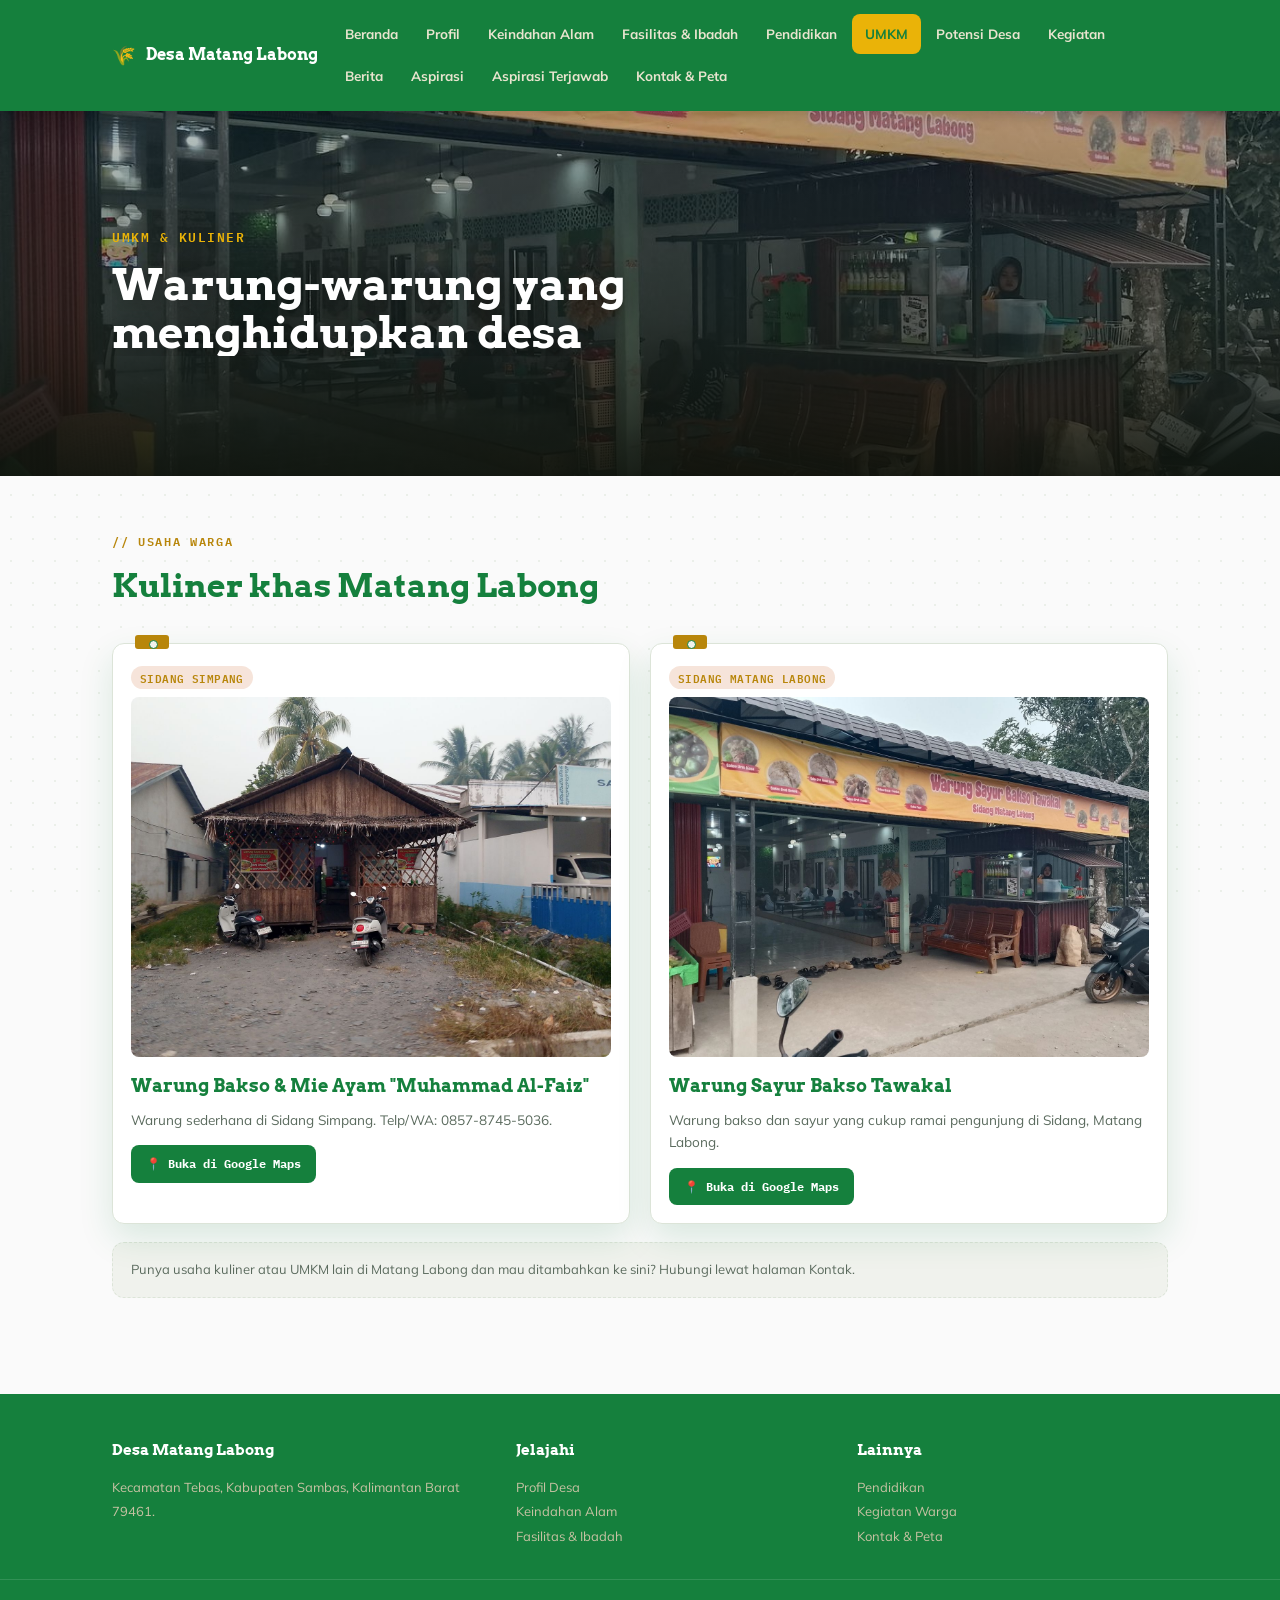
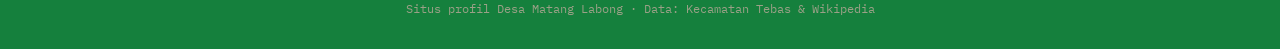
<file: umkm.html>
<!DOCTYPE html>
<html lang="id">
<head>
 <!-- Meta Tag Dasar -->
<meta charset="UTF-8">
<meta name="viewport" content="width=device-width, initial-scale=1.0">
<meta name="robots" content="index, follow">
<meta name="author" content="Pemerintah Desa Matang Labong">

<!-- Meta Tag Utama -->
<title>Website Resmi Desa Matang Labong | Informasi & Layanan Publik</title>
<meta name="description" content="Portal resmi Desa Matang Labong. Temukan informasi profil desa, potensi lokal, UMKM, berita terbaru, fasilitas umum, dan transparansi publik.">
<meta name="keywords" content="Desa Matang Labong, Profil Desa Matang Labong, UMKM Matang Labong, Wisata Matang Labong, Potensi Desa, Berita Desa">

<!-- Open Graph / Facebook / WhatsApp -->
<meta property="og:type" content="website">
<meta property="og:url" content="https://aanggaj80.github.io/WEB-matang-labong/">
<meta property="og:title" content="Website Resmi Desa Matang Labong">
<meta property="og:description" content="Portal informasi resmi Desa Matang Labong. Menampilkan profil, potensi UMKM, fasilitas, dan aspirasi warga.">
<meta property="og:image" content="https://aanggaj80.github.io/WEB-matang-labong/assets/masjid-almukminin.jpg">

<!-- Twitter Card -->
<meta name="twitter:card" content="summary_large_image">
<meta name="twitter:url" content="https://aanggaj80.github.io/WEB-matang-labong/">
<meta name="twitter:title" content="Website Resmi Desa Matang Labong">
<meta name="twitter:description" content="Portal informasi resmi Desa Matang Labong. Menampilkan profil, potensi UMKM, fasilitas, dan aspirasi warga.">
<meta name="twitter:image" content="https://aanggaj80.github.io/WEB-matang-labong/assets/masjid-almukminin.jpg">

<!-- Canonical Tag -->
<link rel="canonical" href="https://aanggaj80.github.io/WEB-matang-labong/">
 
<meta charset="UTF-8">
<meta name="viewport" content="width=device-width, initial-scale=1.0">
<title>UMKM &amp; Kuliner — Desa Matang Labong</title>
<meta name="description" content="Warung dan usaha kuliner warga Desa Matang Labong.">
<link rel="preconnect" href="https://fonts.googleapis.com">
<link href="https://fonts.googleapis.com/css2?family=Arvo:wght@400;700&family=Mulish:wght@400;500;600;700;800&family=IBM+Plex+Mono:wght@400;500;600&display=swap" rel="stylesheet">
<link rel="stylesheet" href="assets/style.css">
</head>
<body>
<div class="bg-texture" aria-hidden="true"></div>

<header class="navbar">
  <div class="nav-inner">
    <div class="brand"><span class="leaf">🌾</span> Desa Matang Labong</div>
    <nav class="links" id="navLinks">
      <a href="index.html">Beranda</a>
      <a href="profil.html">Profil</a>
      <a href="keindahan.html">Keindahan Alam</a>
      <a href="fasilitas.html">Fasilitas &amp; Ibadah</a>
      <a href="pendidikan.html">Pendidikan</a>
      <a href="umkm.html" class="active">UMKM</a>
      <a href="potensi.html">Potensi Desa</a>
      <a href="kegiatan.html">Kegiatan</a>
      <a href="berita.html">Berita</a>
      <a href="aspirasi.html">Aspirasi</a>
      <a href="aspirasi-terjawab.html">Aspirasi Terjawab</a>
      <a href="kontak.html">Kontak &amp; Peta</a>
    </nav>
    <button class="menu-btn" id="menuBtn" aria-label="Buka menu">☰</button>
  </div>
</header>

<section class="hero small" style="background-image:url('assets/warung-bakso2.jpg');">
  <div class="hero-inner">
    <div class="hero-kicker">UMKM &amp; Kuliner</div>
    <h1>Warung-warung yang menghidupkan desa</h1>
  </div>
</section>

<section>
  <div class="wrap reveal">
    <div class="section-head">
      <div class="eyebrow">// Usaha warga</div>
      <h2 class="title">Kuliner khas Matang Labong</h2>
    </div>
    <div class="card-grid">

      <div class="signpost">
        <span class="tag">Sidang Simpang</span>
        <img class="place-photo" src="assets/warung-bakso1.jpg" alt="Warung Bakso & Mie Ayam Muhammad Al-Faiz">
        <h3>Warung Bakso &amp; Mie Ayam "Muhammad Al-Faiz"</h3>
        <p>Warung sederhana di Sidang Simpang. Telp/WA: 0857-8745-5036.</p>
        <a class="maps-btn" target="_blank" rel="noopener" href="https://www.google.com/maps/search/?api=1&query=1.152944,109.123612">📍 Buka di Google Maps</a>
      </div>

      <div class="signpost">
        <span class="tag">Sidang Matang Labong</span>
        <img class="place-photo" src="assets/warung-bakso2.jpg" alt="Warung Sayur Bakso Tawakal">
        <h3>Warung Sayur Bakso Tawakal</h3>
        <p>Warung bakso dan sayur yang cukup ramai pengunjung di Sidang, Matang Labong.</p>
        <a class="maps-btn" target="_blank" rel="noopener" href="https://www.google.com/maps/search/?api=1&query=1.154653,109.123657">📍 Buka di Google Maps</a>
      </div>

    </div>
    <div class="note-box">Punya usaha kuliner atau UMKM lain di Matang Labong dan mau ditambahkan ke sini? Hubungi lewat halaman Kontak.</div>
  </div>
</section>

<footer>
  <div class="wrap footer-grid">
    <div>
      <h4>Desa Matang Labong</h4>
      <p>Kecamatan Tebas, Kabupaten Sambas, Kalimantan Barat 79461.</p>
    </div>
    <div>
      <h4>Jelajahi</h4>
      <p><a href="profil.html">Profil Desa</a><br><a href="keindahan.html">Keindahan Alam</a><br><a href="fasilitas.html">Fasilitas &amp; Ibadah</a></p>
    </div>
    <div>
      <h4>Lainnya</h4>
      <p><a href="pendidikan.html">Pendidikan</a><br><a href="kegiatan.html">Kegiatan Warga</a><br><a href="kontak.html">Kontak &amp; Peta</a></p>
    </div>
  </div>
  <div class="footer-bottom">Situs profil Desa Matang Labong · Data: Kecamatan Tebas &amp; Wikipedia</div>
</footer>

<script src="assets/main.js"></script>
</body>
</html>
</file>
<file: assets/style.css>
/* ===========================================================
   Desa Matang Labong — shared stylesheet
   Signature: "papan penunjuk" (signpost board) cards, echoing
   the hand-painted signboards seen throughout the village.
   =========================================================== */

:root{
  --paper:#FAFAFA;
  --paper-2:#F0F2ED;
  --surface:#FFFFFF;
  --ink:#1A2E1F;
  --muted:#5B6B5E;
  --green-deep:#15803D;
  --green-mid:#1C9A4A;
  --rust:#B8860B;
  --gold:#EAB308;
  --river:#7C6A4E;
  --line:#DCE4D8;
  --shadow:0 14px 34px rgba(21,128,61,0.14);
  --radius:16px;
  --display:'Arvo', serif;
  --body:'Mulish', sans-serif;
  --mono:'IBM Plex Mono', monospace;
}

*{box-sizing:border-box; margin:0; padding:0;}
html{scroll-behavior:smooth;}
body{
  background:var(--paper);
  color:var(--ink);
  font-family:var(--body);
  line-height:1.65;
  overflow-x:hidden;
}
@media (prefers-reduced-motion: reduce){
  *{animation-duration:0.001ms !important; animation-iteration-count:1 !important; transition-duration:0.001ms !important; scroll-behavior:auto !important;}
}
a{color:inherit; text-decoration:none;}
img{max-width:100%; display:block;}
.wrap{max-width:1100px; margin:0 auto; padding:0 22px;}
button{font-family:inherit; cursor:pointer;}
ul{list-style:none;}

/* subtle woven-paper texture */
.bg-texture{
  position:fixed; inset:0; z-index:-1; opacity:0.5;
  background-image:radial-gradient(var(--line) 1px, transparent 1px);
  background-size:22px 22px;
}

/* ===== NAVBAR (wooden plank strip) ===== */
header.navbar{
  position:sticky; top:0; z-index:100;
  background:var(--green-deep);
  box-shadow:0 4px 14px rgba(0,0,0,0.18);
}
.nav-inner{
  max-width:1100px; margin:0 auto; padding:14px 22px;
  display:flex; align-items:center; justify-content:space-between; gap:14px;
}
.brand{
  display:flex; align-items:center; gap:10px;
  font-family:var(--display); font-weight:700; font-size:16px; color:#fff;
  white-space:nowrap;
}
.brand .leaf{ font-size:19px; }
nav.links{ display:flex; flex-wrap:wrap; gap:2px; }
nav.links a{
  padding:9px 13px; border-radius:8px; color:#E9E4CF;
  font-size:13.5px; font-weight:700; transition:all .2s ease;
}
nav.links a:hover, nav.links a:focus-visible{ background:rgba(255,255,255,0.12); color:#fff; }
nav.links a.active{ background:var(--gold); color:var(--green-deep); }
.menu-btn{ display:none; background:none; border:none; color:#fff; font-size:22px; }

@media (max-width:820px){
  nav.links{
    position:fixed; top:60px; left:0; right:0; z-index:99;
    background:var(--green-deep); flex-direction:column; padding:8px 14px 16px;
    transform:translateY(-130%); transition:transform .3s ease;
  }
  nav.links.open{ transform:translateY(0); }
  nav.links a{ padding:12px 14px; }
  .menu-btn{ display:block; }
}

/* ===== HERO ===== */
.hero{
  position:relative; min-height:88vh;
  display:flex; align-items:flex-end;
  background-size:cover; background-position:center;
  overflow:hidden;
}
.hero-bg{
  position:absolute; inset:-6%; background-size:cover; background-position:center;
  will-change:transform; transform:scale(1.08);
}
.hero::after{
  content:''; position:absolute; inset:0; z-index:0;
  background:linear-gradient(180deg, rgba(19,26,17,0.25) 0%, rgba(19,26,17,0.55) 55%, rgba(15,20,13,0.92) 100%);
}
.hero-inner{ position:relative; z-index:1; padding:60px 22px 64px; max-width:1100px; margin:0 auto; width:100%; }
.hero-kicker{
  font-family:var(--mono); font-size:12.5px; letter-spacing:0.12em; text-transform:uppercase;
  color:var(--gold); font-weight:600; margin-bottom:14px;
  opacity:0; transform:translateY(14px);
  animation:heroUp .8s cubic-bezier(.16,1,.3,1) .15s forwards;
}
.hero h1{
  font-family:var(--display); font-weight:700; color:#fff;
  font-size:clamp(34px,6.4vw,64px); line-height:1.08; max-width:820px;
  text-shadow:0 4px 24px rgba(0,0,0,0.35);
  overflow:hidden;
}
.hero h1 .line{
  display:block; overflow:hidden;
}
.hero h1 .line span{
  display:block; opacity:0; transform:translateY(110%);
  animation:heroUp .9s cubic-bezier(.16,1,.3,1) forwards;
}
.hero h1 .line:nth-child(1) span{ animation-delay:.28s; }
.hero h1 .line:nth-child(2) span{ animation-delay:.4s; }
.hero p.lead{
  color:#EFE9D4; font-size:16.5px; max-width:580px; margin-top:18px;
  opacity:0; transform:translateY(14px);
  animation:heroUp .8s cubic-bezier(.16,1,.3,1) .62s forwards;
}
@keyframes heroUp{ to{ opacity:1; transform:translateY(0); } }
.scroll-cue{
  position:absolute; left:50%; bottom:26px; transform:translateX(-50%); z-index:1;
  display:flex; flex-direction:column; align-items:center; gap:6px;
  opacity:0; animation:heroUp .8s ease .9s forwards;
}
.scroll-cue .dot{
  width:22px; height:36px; border:1.5px solid rgba(255,255,255,0.55); border-radius:20px;
  position:relative;
}
.scroll-cue .dot::before{
  content:''; position:absolute; top:6px; left:50%; width:3px; height:7px; margin-left:-1.5px;
  background:#fff; border-radius:3px;
  animation:scrollDot 1.8s ease infinite;
}
@keyframes scrollDot{ 0%{ opacity:1; transform:translateY(0); } 70%{ opacity:0; transform:translateY(10px); } 100%{ opacity:0; } }
.hero.small{ min-height:38vh; }
.hero.small h1{ font-size:clamp(28px,4.6vw,44px); }
@media (prefers-reduced-motion: reduce){
  .hero-bg{ transform:none !important; }
  .hero-kicker, .hero h1 .line span, .hero p.lead, .scroll-cue{ animation:none !important; opacity:1 !important; transform:none !important; }
  .scroll-cue .dot::before{ animation:none !important; }
}

/* ===== SECTIONS ===== */
section{ padding:56px 0; position:relative; }
.section-head{ margin-bottom:30px; max-width:680px; }
.eyebrow{
  font-family:var(--mono); font-size:12px; letter-spacing:0.14em; text-transform:uppercase;
  color:var(--rust); margin-bottom:8px; font-weight:600;
}
h2.title{
  font-family:var(--display); font-weight:700;
  font-size:clamp(24px,3.4vw,32px); color:var(--green-deep);
}
.section-sub{ color:var(--muted); margin-top:10px; font-size:15px; }

.reveal{ opacity:0; transform:translateY(20px); transition:opacity .6s ease, transform .6s ease; }
.reveal.is-visible{ opacity:1; transform:translateY(0); }

/* ===== SIGNPOST CARD (signature element) ===== */
.signpost{
  background:var(--surface);
  border:1px solid var(--line);
  border-radius:12px;
  padding:20px 18px 18px;
  position:relative;
  box-shadow:var(--shadow);
  transition:transform .3s ease, box-shadow .3s ease;
}
.signpost::before{
  content:''; position:absolute; top:-9px; left:22px;
  width:34px; height:14px; border-radius:3px;
  background:var(--rust);
}
.signpost::after{
  content:''; position:absolute; top:-4px; left:36px;
  width:7px; height:7px; border-radius:50%;
  background:var(--paper-2); border:1.5px solid var(--green-deep);
}
.signpost:hover{ transform:translateY(-5px); box-shadow:0 22px 40px rgba(43,74,46,0.24); }
.signpost .place-photo{
  width:100%; aspect-ratio:4/3; object-fit:cover; border-radius:8px; margin-bottom:14px;
}
.signpost h3{ font-family:var(--display); font-size:18px; color:var(--green-deep); font-weight:700; }
.signpost .tag{
  display:inline-block; font-family:var(--mono); font-size:10.5px; font-weight:600;
  color:var(--rust); background:#F6E4DA; padding:3px 9px; border-radius:20px; margin-bottom:8px;
  text-transform:uppercase; letter-spacing:0.04em;
}
.signpost p{ color:var(--muted); font-size:13.6px; margin-top:8px; }
.maps-btn{
  display:inline-flex; align-items:center; gap:6px; margin-top:14px;
  font-family:var(--mono); font-size:12px; font-weight:700;
  background:var(--green-deep); color:#fff; padding:9px 15px; border-radius:8px;
  transition:all .2s ease;
}
.maps-btn:hover{ background:var(--rust); transform:translateY(-2px); box-shadow:0 10px 20px rgba(169,80,46,0.35); }

.card-grid{
  display:grid; grid-template-columns:repeat(auto-fit,minmax(250px,1fr)); gap:20px;
}

/* ===== Quick-nav cards (Beranda) ===== */
.quick-grid{
  display:grid; grid-template-columns:repeat(auto-fit,minmax(220px,1fr)); gap:18px;
}
.quick-card{
  background:var(--surface); border:1px solid var(--line); border-radius:var(--radius);
  padding:24px 20px; text-align:left; box-shadow:var(--shadow);
  transition:transform .3s ease, box-shadow .3s ease, border-color .3s ease;
  display:block;
}
.quick-card:hover{ transform:translateY(-6px); box-shadow:0 22px 44px rgba(43,74,46,0.22); border-color:var(--gold); }
.quick-card .ic{ font-size:26px; margin-bottom:10px; display:block; }
.quick-card h3{ font-family:var(--display); font-size:16.5px; color:var(--green-deep); }
.quick-card p{ color:var(--muted); font-size:13px; margin-top:6px; }

/* ===== Stats (Profil page) ===== */
.stat-grid{
  display:grid; grid-template-columns:repeat(auto-fit,minmax(150px,1fr)); gap:14px;
}
.stat-box{
  background:var(--surface); border:1px solid var(--line); border-radius:12px;
  padding:18px; text-align:center;
}
.stat-box .num{ font-family:var(--display); font-size:28px; color:var(--green-deep); font-weight:700; }
.stat-box .lbl{ font-family:var(--mono); font-size:11px; color:var(--muted); text-transform:uppercase; letter-spacing:0.04em; margin-top:4px; }

.info-table{ width:100%; border-collapse:collapse; }
.info-table tr{ border-top:1px dashed var(--line); }
.info-table tr:first-child{ border-top:none; }
.info-table td{ padding:12px 4px; font-size:14.5px; }
.info-table td:first-child{ font-family:var(--mono); font-size:12px; color:var(--muted); text-transform:uppercase; letter-spacing:0.03em; width:38%; }
.info-table td:last-child{ font-weight:700; color:var(--ink); }

.dusun-grid{ display:grid; grid-template-columns:repeat(auto-fit,minmax(160px,1fr)); gap:12px; }
.dusun-chip{
  background:var(--paper-2); border:1px solid var(--line); border-radius:10px;
  padding:14px 16px; font-weight:700; font-size:14px; color:var(--green-deep);
  display:flex; align-items:center; gap:8px;
}
.dusun-chip .n{ font-family:var(--mono); font-size:11px; color:var(--rust); }

.note-box{
  border:1.5px dashed var(--line); border-radius:12px; padding:16px 18px;
  color:var(--muted); font-size:13px; margin-top:18px; background:var(--paper-2);
}

/* ===== Gallery / lightbox ===== */
.gallery{ columns:2 240px; column-gap:16px; }
@media (min-width:640px){ .gallery{ columns:3 240px; } }
.gallery figure{
  border-radius:10px; overflow:hidden; position:relative; cursor:pointer;
  border:1px solid var(--line); background:var(--surface);
  break-inside:avoid; margin-bottom:16px; display:inline-block; width:100%;
  transition:transform .3s ease, box-shadow .3s ease;
}
.gallery figure:hover{ transform:translateY(-5px); box-shadow:var(--shadow); }
.gallery img{ width:100%; height:auto; display:block; transition:transform .4s ease; }
.gallery figure:hover img{ transform:scale(1.06); }
.gallery figcaption{
  position:absolute; left:0; right:0; bottom:0; padding:10px 12px;
  background:linear-gradient(transparent, rgba(35,48,29,0.85));
  color:#fff; font-size:12.5px; font-weight:700;
}
.lightbox{
  position:fixed; inset:0; background:rgba(20,26,16,0.92); display:none;
  align-items:center; justify-content:center; z-index:200; padding:24px;
}
.lightbox.open{ display:flex; }
.lightbox img{ max-width:min(90vw,780px); max-height:82vh; border-radius:10px; }
.lightbox .close{
  position:absolute; top:20px; right:24px; color:#fff; font-size:30px; background:none; border:none;
}

/* ===== Footer ===== */
footer{
  background:var(--green-deep); color:#D9D2B4; margin-top:40px;
  padding:44px 0 30px;
}
.footer-grid{
  display:grid; grid-template-columns:1.2fr 1fr 1fr; gap:30px;
}
footer h4{ font-family:var(--display); color:#fff; font-size:15px; margin-bottom:12px; }
footer p, footer a{ font-size:13px; color:#C9C2A4; line-height:1.9; }
footer a:hover{ color:var(--gold); }
.footer-bottom{
  margin-top:30px; padding-top:20px; border-top:1px solid rgba(255,255,255,0.12);
  font-family:var(--mono); font-size:11.5px; color:#9BA087; text-align:center;
}
@media (max-width:700px){ .footer-grid{ grid-template-columns:1fr; } }

/* utility */
.two-col{ display:grid; grid-template-columns:1.1fr 0.9fr; gap:30px; align-items:start; }
@media (max-width:820px){ .two-col{ grid-template-columns:1fr; } }
.btn-outline{
  display:inline-flex; align-items:center; gap:8px; margin-top:6px;
  border:1.5px solid var(--green-deep); color:var(--green-deep); font-weight:700; font-size:13px;
  padding:11px 18px; border-radius:9px; transition:all .2s ease;
}
.btn-outline:hover{ background:var(--green-deep); color:#fff; }
</file>
